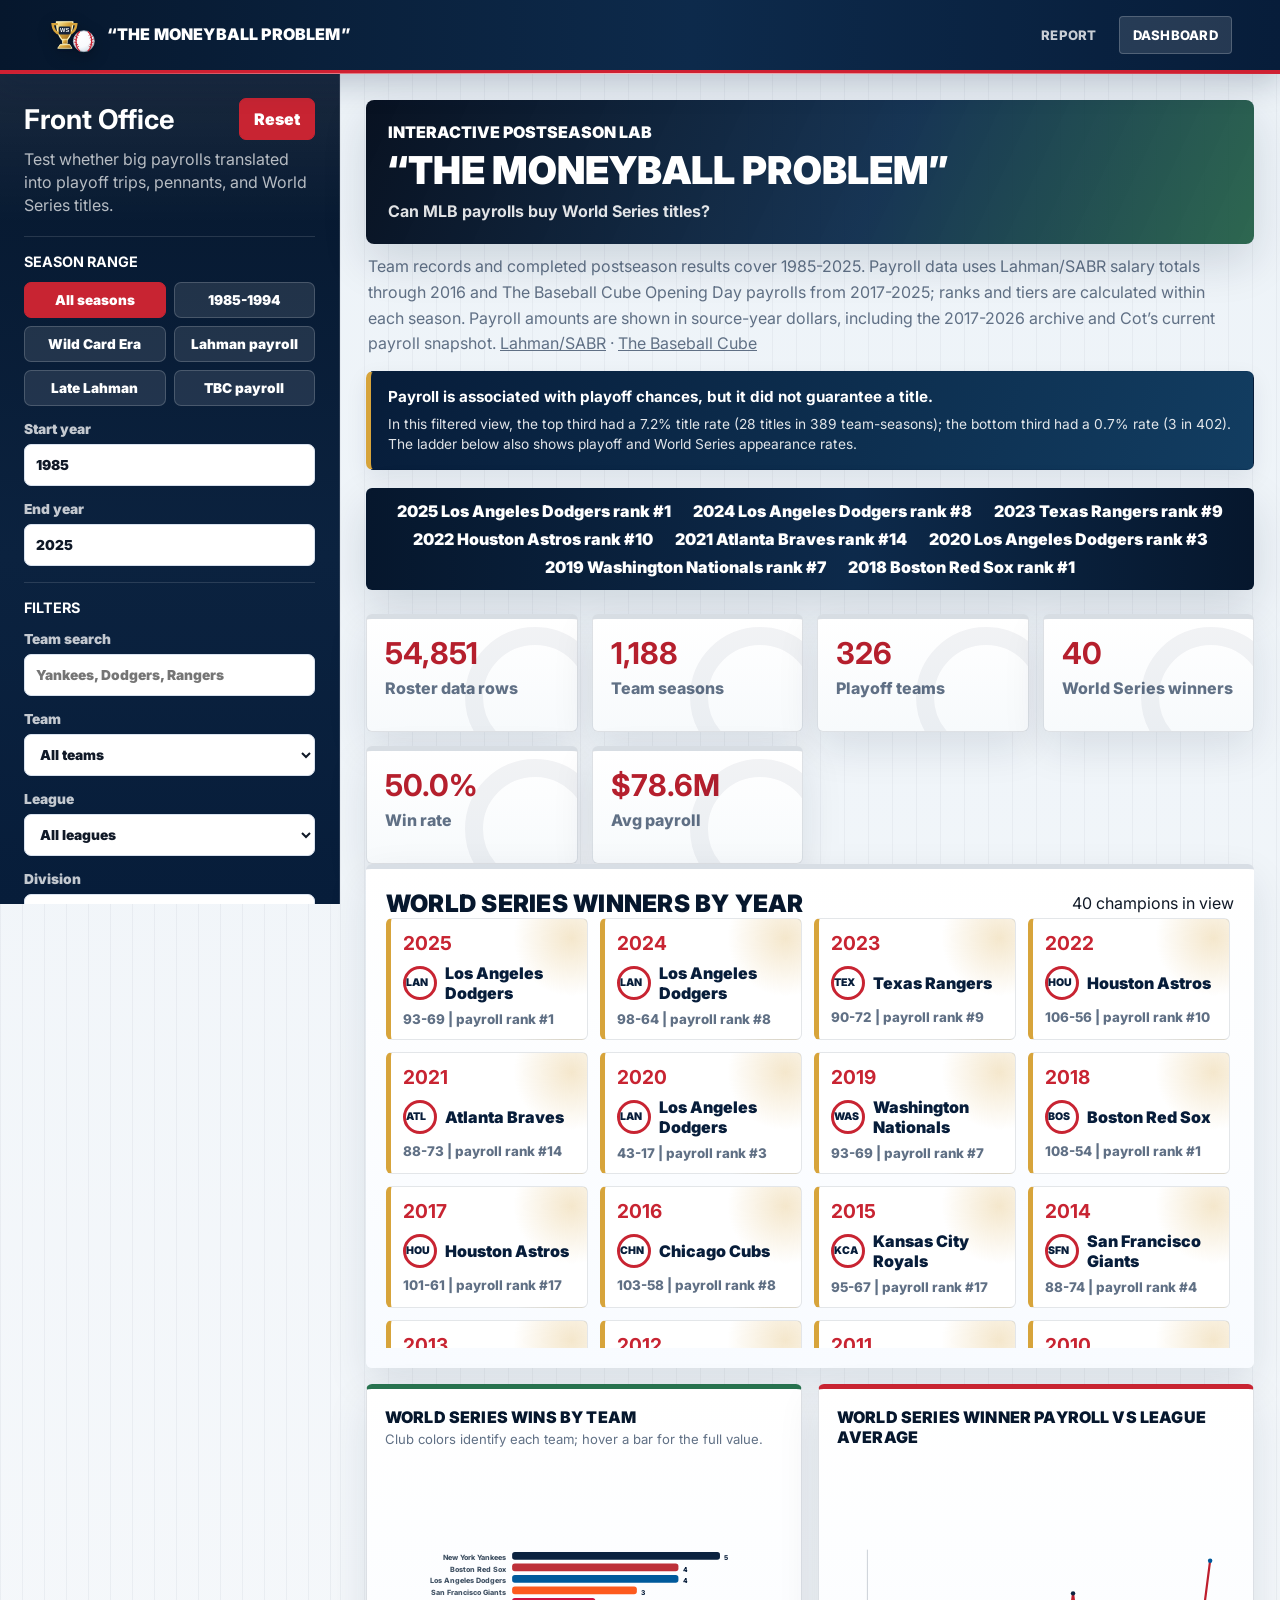
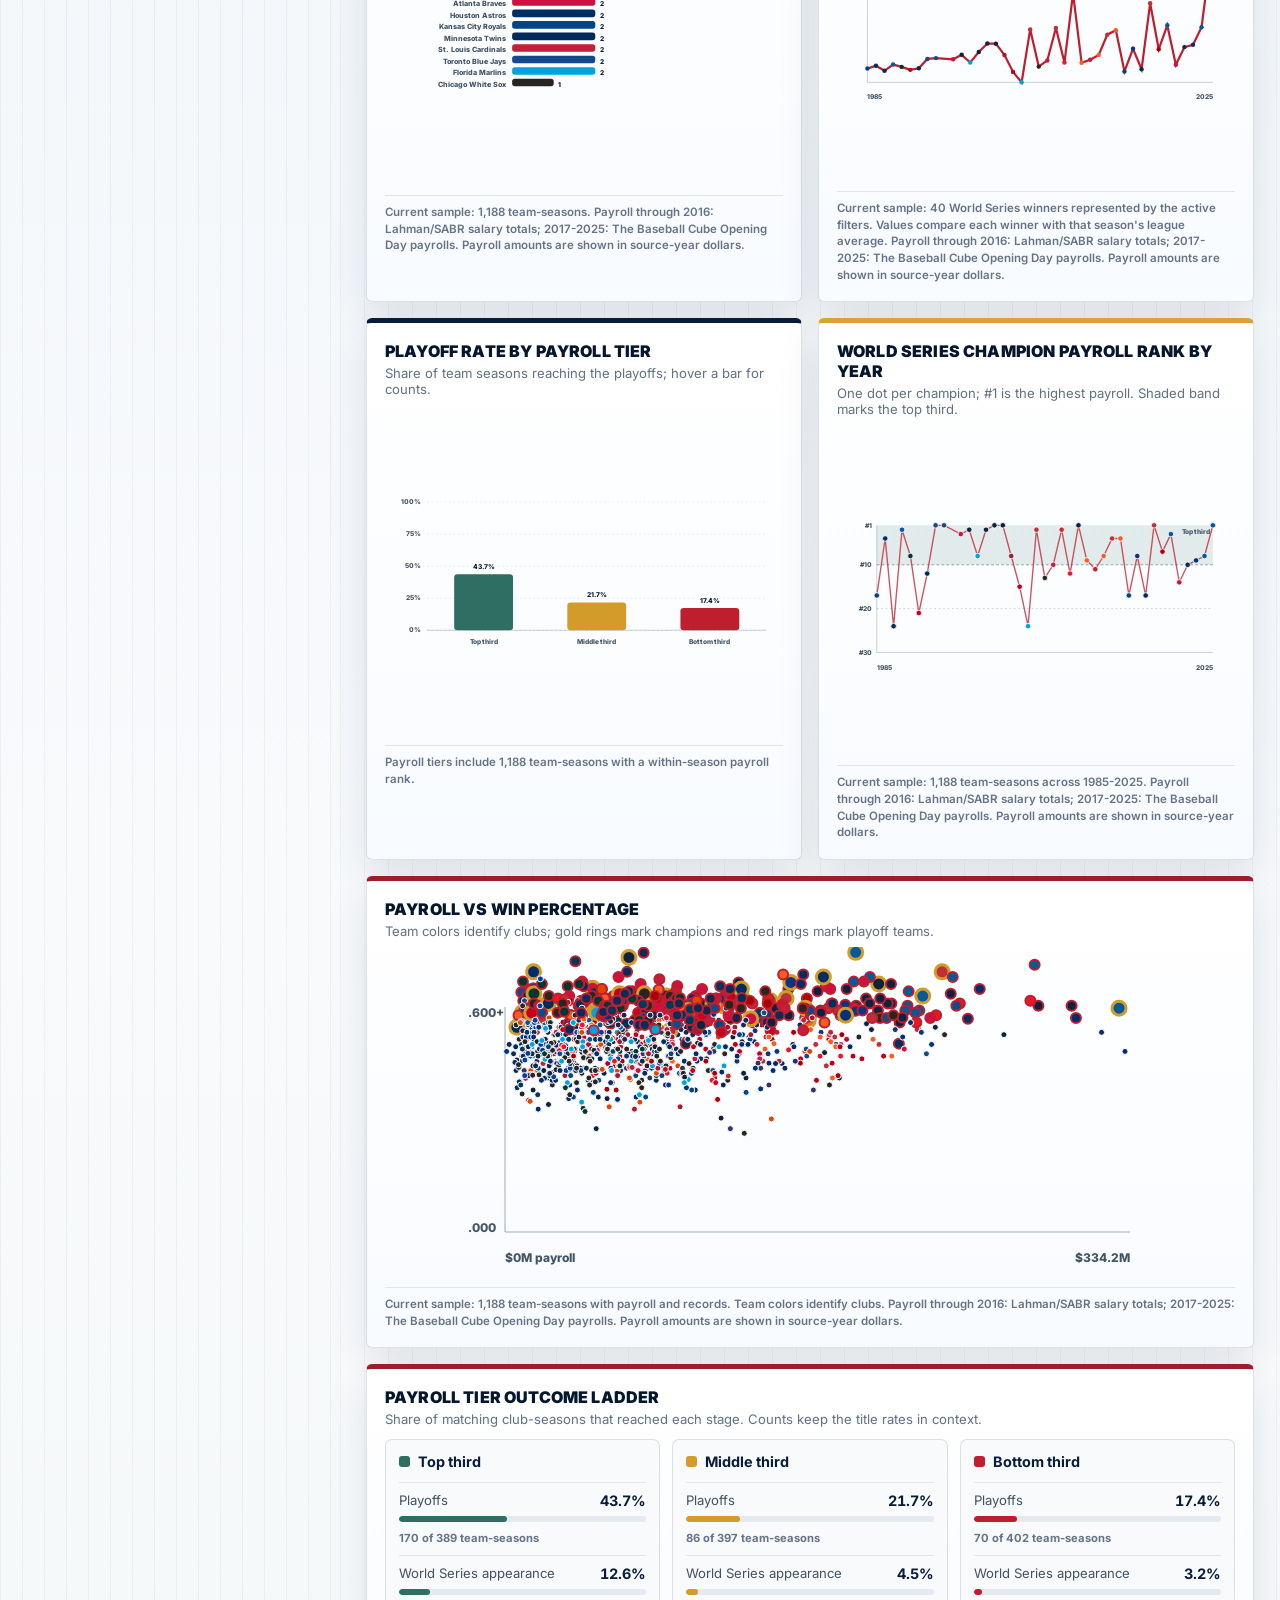
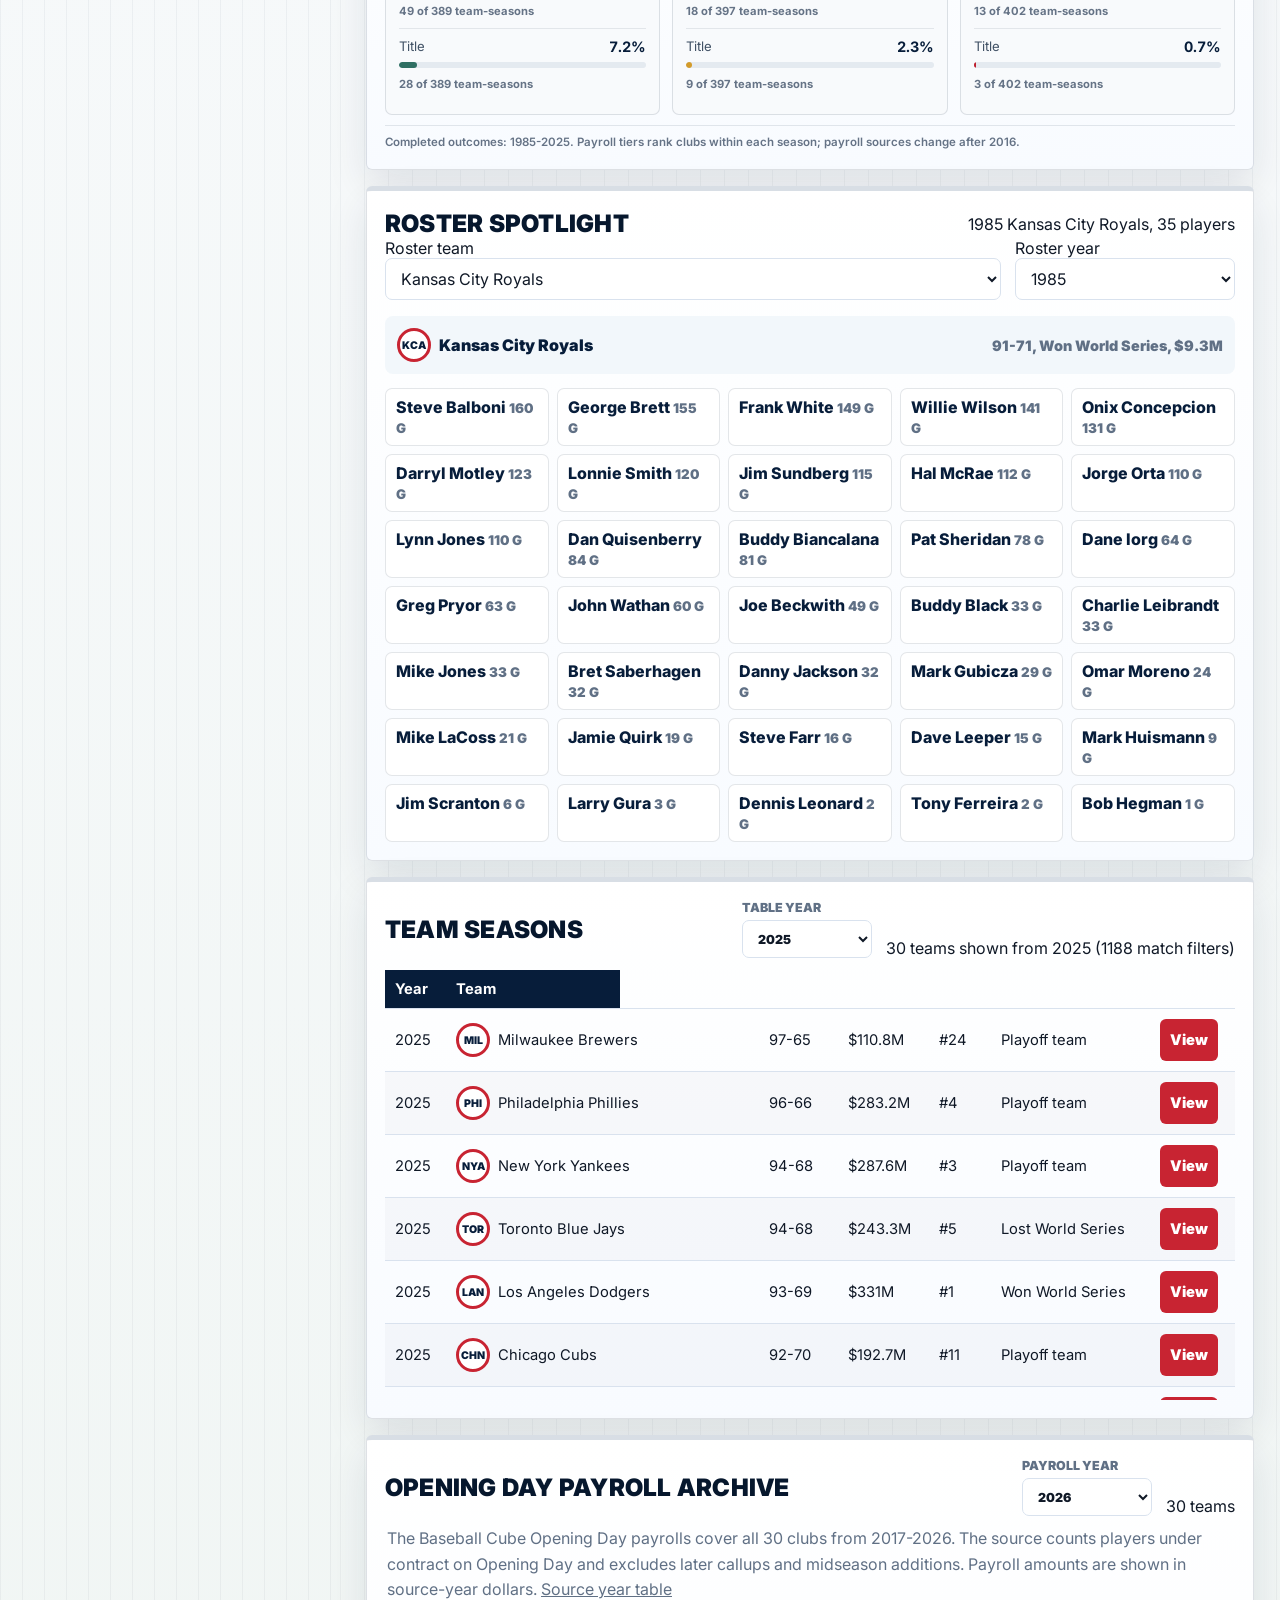
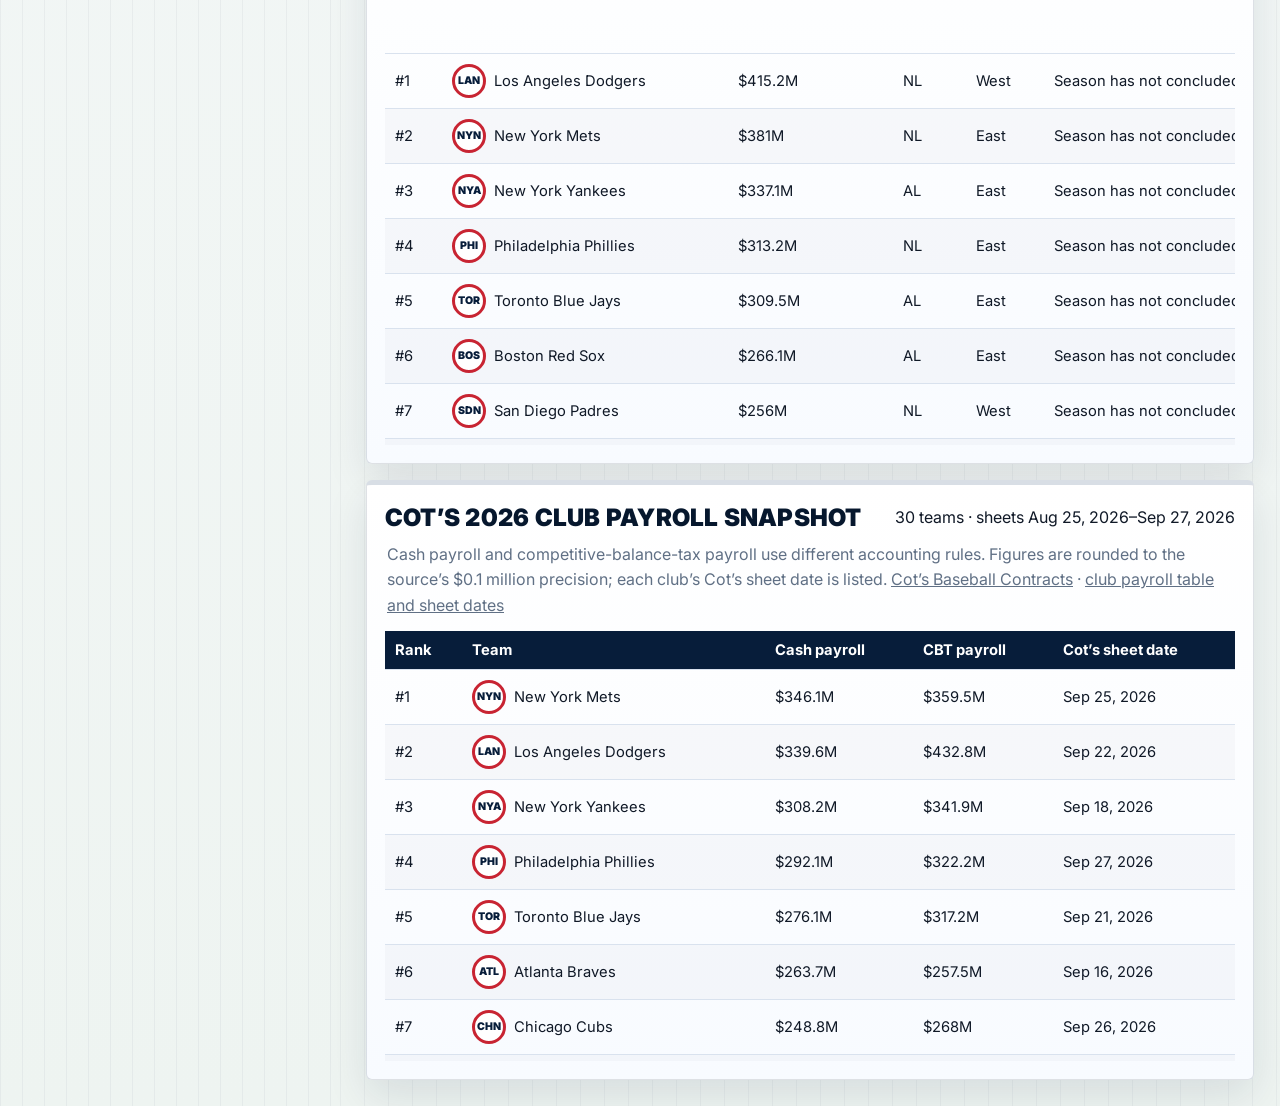
<file: dashboard.html>
<!doctype html>
<html lang="en">
  <head>
    <meta charset="utf-8">
    <meta name="viewport" content="width=device-width, initial-scale=1">
    <title>“The Moneyball Problem”</title>
    <link rel="preconnect" href="https://fonts.googleapis.com">
    <link rel="preconnect" href="https://fonts.gstatic.com" crossorigin>
    <link href="https://fonts.googleapis.com/css2?family=Inter:wght@400;600;700;800&family=Libre+Baskerville:wght@700&display=swap" rel="stylesheet">
    <link rel="stylesheet" href="assets/styles.css?v=20261002-31">
  </head>
  <body>
    <nav class="site-nav">
      <a class="brand" href="index.html">“The Moneyball Problem”</a>
      <div class="nav-links">
        <a href="index.html">Report</a>
        <a aria-current="page" href="dashboard.html">Dashboard</a>
      </div>
    </nav>

    <main class="dashboard-shell">
      <aside class="filters-panel" aria-label="Dashboard filters">
        <div class="panel-heading">
          <h1>Front Office</h1>
          <button id="resetFilters" class="secondary-button" type="button">Reset</button>
        </div>
        <p class="filter-subtitle">Test whether big payrolls translated into playoff trips, pennants, and World Series titles.</p>

        <div class="control-group">
          <h2>Season Range</h2>
          <div class="quick-years" aria-label="Quick year ranges">
            <button class="chip-button" type="button" data-start="1985" data-end="2025">All seasons</button>
            <button class="chip-button" type="button" data-start="1985" data-end="1994">1985-1994</button>
            <button class="chip-button" type="button" data-start="1995" data-end="2006">Wild Card Era</button>
            <button class="chip-button" type="button" data-start="1985" data-end="2016">Lahman payroll</button>
            <button class="chip-button" type="button" data-start="2007" data-end="2016">Late Lahman</button>
            <button class="chip-button" type="button" data-start="2017" data-end="2025">TBC payroll</button>
          </div>
          <label>
            Start year
            <input id="startYear" type="number" min="1985" max="2025" value="1985">
          </label>
          <label>
            End year
            <input id="endYear" type="number" min="1985" max="2025" value="2025">
          </label>
        </div>

        <div class="control-group">
          <h2>Filters</h2>
          <label>
            Team search
            <input id="teamSearch" type="search" placeholder="Yankees, Dodgers, Rangers">
          </label>
          <label>
            Team
            <select id="teamFilter"></select>
          </label>
          <label>
            League
            <select id="leagueFilter"></select>
          </label>
          <label>
            Division
            <select id="divisionFilter"></select>
          </label>
          <label>
            Postseason
            <select id="postseasonFilter">
              <option value="">All teams</option>
              <option value="playoffs">Playoff teams only</option>
              <option value="missed">Missed playoffs only</option>
              <option value="world_series">World Series teams</option>
              <option value="champions">World Series winners</option>
            </select>
          </label>
          <label>
            Payroll tier
            <select id="payrollTierFilter">
              <option value="">All payroll tiers</option>
              <option value="Top third">Top third</option>
              <option value="Middle third">Middle third</option>
              <option value="Bottom third">Bottom third</option>
              <option value="Payroll unavailable">Payroll unavailable</option>
            </select>
          </label>
          <label>
            Minimum payroll
            <input id="minPayroll" type="range" min="0" max="350" step="5" value="0">
            <span class="range-readout"><span>$0M</span><strong id="minPayrollValue">$0M</strong><span id="minPayrollMax">$350M</span></span>
          </label>
        </div>

        <div class="control-group">
          <h2>View Controls</h2>
          <label>
            Main measure
            <select id="measureSelect">
              <option value="world_series_wins">World Series wins</option>
              <option value="playoff_rate">Playoff rate</option>
              <option value="win_pct">Win percentage</option>
              <option value="wins">Wins</option>
              <option value="payroll_millions">Payroll</option>
              <option value="payroll_rank">Payroll rank</option>
              <option value="roster_count">Roster size</option>
            </select>
          </label>
          <label>
            Break down by
            <select id="breakdownSelect">
              <option value="team_name">Team</option>
              <option value="year">Year</option>
              <option value="league">League</option>
              <option value="division">Division</option>
              <option value="payroll_tier">Payroll tier</option>
              <option value="postseason_result">Postseason result</option>
            </select>
          </label>
          <label>
            Top groups shown
            <input id="topN" type="range" min="5" max="30" step="1" value="12">
            <span class="range-readout"><span>5</span><strong id="topNValue">Top 12</strong><span>30</span></span>
          </label>
          <button id="playSeasons" class="secondary-button full-button" type="button">Animate seasons</button>
        </div>
      </aside>

      <section class="dashboard-main">
        <div class="dashboard-title-row">
          <div>
            <p class="dashboard-kicker">Interactive postseason lab</p>
            <h1>“The Moneyball Problem”</h1>
            <p class="page-subtitle">Can MLB payrolls buy World Series titles?</p>
          </div>
        </div>
        <p class="dashboard-context">
          Team records and completed postseason results cover 1985-2025. Payroll data uses Lahman/SABR salary totals through 2016 and The Baseball Cube Opening Day payrolls from 2017-2025; ranks and tiers are calculated within each season. Payroll amounts are shown in source-year dollars, including the 2017-2026 archive and Cot’s current payroll snapshot.
          <a href="https://github.com/cbwinslow/lahman-database-csv" target="_blank" rel="noreferrer">Lahman/SABR</a> ·
          <a href="https://www.thebaseballcube.com/content/payroll/" target="_blank" rel="noreferrer">The Baseball Cube</a>
        </p>
        <aside id="executiveFinding" class="executive-finding" aria-live="polite"></aside>
        <div class="payroll-ticker" aria-label="Recent World Series champions">
          <div id="payrollTicker" class="payroll-ticker-track"></div>
        </div>
        <div id="loadingState" class="loading-state">Loading MLB seasons, rosters, payroll, and postseason results...</div>
        <div class="metric-grid" id="dashboardMetrics" aria-live="polite"></div>

        <section class="world-series-panel">
          <div class="table-heading">
            <h2>World Series Winners by Year</h2>
            <span id="wsCaption"></span>
          </div>
          <div id="worldSeriesTimeline" class="ws-timeline"></div>
        </section>

        <div class="dashboard-grid">
          <div class="chart-panel"><div id="breakdownChart" class="svg-chart"></div></div>
          <div class="chart-panel"><div id="wsPayrollChart" class="svg-chart"></div></div>
          <div class="chart-panel"><div id="tierChart" class="svg-chart"></div></div>
          <div class="chart-panel"><div id="trendChart" class="svg-chart"></div></div>
          <div class="chart-panel wide"><div id="scatterChart" class="svg-chart"></div></div>
          <div class="chart-panel wide"><div id="outcomeLadder" class="svg-chart outcome-ladder"></div></div>
        </div>

        <div class="leaderboard-panel">
          <div class="table-heading">
            <h2>Roster Spotlight</h2>
            <span id="rosterCaption"></span>
          </div>
          <div class="roster-controls">
            <label>
              Roster team
              <select id="rosterTeamSelect"></select>
            </label>
            <label>
              Roster year
              <select id="rosterYearSelect"></select>
            </label>
          </div>
          <div id="rosterSpotlight" class="roster-spotlight"></div>
        </div>

        <div class="table-panel">
          <div class="table-heading">
            <h2>Team Seasons</h2>
            <div class="table-tools">
              <label>
                Table year
                <select id="tableYearSelect"></select>
              </label>
              <span id="rowCount"></span>
            </div>
          </div>
          <div class="table-scroll">
            <table>
              <thead>
                <tr>
                  <th>Year</th>
                  <th>Team</th>
                  <th>Record</th>
                  <th id="seasonPayrollHeading">Payroll</th>
                  <th>Rank</th>
                  <th>Postseason</th>
                  <th>Roster</th>
                </tr>
              </thead>
              <tbody id="dataTable"></tbody>
            </table>
          </div>
        </div>

        <section class="table-panel opening-payroll-panel">
          <div class="table-heading">
            <h2>Opening Day Payroll Archive</h2>
            <div class="table-tools">
              <label>
                Payroll year
                <select id="openingPayrollYearSelect"></select>
              </label>
              <span id="openingPayrollCount"></span>
            </div>
          </div>
          <p class="dashboard-context">
            The Baseball Cube Opening Day payrolls cover all 30 clubs from 2017-2026. The source counts players under contract on Opening Day and excludes later callups and midseason additions. Payroll amounts are shown in source-year dollars.
            <a id="openingPayrollSource" href="https://www.thebaseballcube.com/content/payroll/" target="_blank" rel="noreferrer">Source year table</a>
          </p>
          <div class="table-scroll">
            <table>
              <thead>
                <tr>
                  <th>Rank</th>
                  <th>Team</th>
                  <th>Opening Day payroll</th>
                  <th>League</th>
                  <th>Division</th>
                  <th>Completed-season record</th>
                </tr>
              </thead>
              <tbody id="openingPayrollTable"></tbody>
            </table>
          </div>
        </section>

        <section class="table-panel current-payroll-panel">
          <div class="table-heading">
            <h2>Cot’s 2026 Club Payroll Snapshot</h2>
            <span id="cotsPayrollCaption"></span>
          </div>
          <p class="dashboard-context">
            Cash payroll and competitive-balance-tax payroll use different accounting rules. Figures are rounded to the source’s $0.1 million precision; each club’s Cot’s sheet date is listed.
            <a href="https://legacy.baseballprospectus.com/compensation/cots/" target="_blank" rel="noreferrer">Cot’s Baseball Contracts</a> ·
            <a href="https://www.feverbaseball.com/business/payroll" target="_blank" rel="noreferrer">club payroll table and sheet dates</a>
          </p>
          <div class="table-scroll">
            <table>
              <thead>
                <tr>
                  <th>Rank</th>
                  <th>Team</th>
                  <th>Cash payroll</th>
                  <th>CBT payroll</th>
                  <th>Cot’s sheet date</th>
                </tr>
              </thead>
              <tbody id="cotsPayrollTable"></tbody>
            </table>
          </div>
        </section>
      </section>
    </main>

    <script src="assets/dashboard.js?v=20261002-29"></script>
  </body>
</html>
</file>
<file: assets/styles.css>
:root {
  --ink: #101927;
  --muted: #607085;
  --line: #d9e2ee;
  --paper: #f3f6fa;
  --panel: #ffffff;
  --navy: #071d3a;
  --navy-2: #102f55;
  --red: #c82432;
  --red-dark: #9e1d29;
  --gold: #d7a43b;
  --grass: #27724f;
  --sky: #e8eef7;
  --shadow: 0 18px 46px rgba(7, 29, 58, 0.14);
}

* {
  box-sizing: border-box;
}

body {
  margin: 0;
  color: var(--ink);
  background:
    linear-gradient(90deg, rgba(7, 29, 58, 0.035) 1px, transparent 1px),
    linear-gradient(180deg, #f7f9fc 0%, var(--paper) 44%, #ffffff 100%);
  background-size: 26px 26px, auto;
  font-family: Inter, system-ui, -apple-system, BlinkMacSystemFont, "Segoe UI", sans-serif;
}

a {
  color: inherit;
}

.site-nav {
  position: sticky;
  top: 0;
  z-index: 10;
  display: flex;
  align-items: center;
  justify-content: space-between;
  gap: 24px;
  min-height: 70px;
  padding: 0 34px;
  color: #fff;
  background:
    linear-gradient(90deg, rgba(255, 255, 255, 0.06), transparent 30%),
    var(--navy);
  border-bottom: 5px solid var(--red);
  box-shadow: 0 10px 30px rgba(7, 29, 58, 0.22);
}

.brand {
  position: relative;
  display: inline-flex;
  align-items: center;
  gap: 11px;
  max-width: min(620px, 62vw);
  font-weight: 900;
  font-size: clamp(0.78rem, 1.25vw, 1rem);
  line-height: 1.1;
  text-decoration: none;
  text-transform: uppercase;
}

.brand::before {
  content: "";
  width: 48px;
  height: 40px;
  flex: 0 0 auto;
  background: url("images/homeplate-bat-logo.svg?v=3") center / contain no-repeat;
  filter: drop-shadow(0 5px 8px rgba(0, 0, 0, 0.24));
}

.nav-links {
  display: flex;
  gap: 8px;
}

.nav-links a {
  padding: 10px 13px;
  border: 1px solid transparent;
  border-radius: 7px;
  color: rgba(255, 255, 255, 0.78);
  font-weight: 800;
  text-decoration: none;
}

.nav-links a[aria-current="page"],
.nav-links a:hover {
  color: #fff;
  background: rgba(255, 255, 255, 0.12);
  border-color: rgba(255, 255, 255, 0.2);
}

.scroll-basepath {
  position: fixed;
  right: 12px;
  bottom: 96px;
  z-index: 9;
  display: grid;
  gap: 6px;
  width: 124px;
  padding: 9px;
  color: #fff;
  background: rgba(7, 29, 58, 0.88);
  border: 1px solid rgba(255, 255, 255, 0.18);
  border-top: 4px solid var(--gold);
  border-radius: 8px;
  box-shadow: 0 18px 44px rgba(7, 29, 58, 0.28);
  backdrop-filter: blur(8px);
}

.scroll-field {
  position: relative;
  height: 92px;
  border-radius: 8px;
  background:
    radial-gradient(circle at 50% 62%, rgba(215, 164, 59, 0.28), transparent 16%),
    linear-gradient(135deg, rgba(39, 114, 79, 0.92), rgba(14, 73, 52, 0.94));
  overflow: hidden;
}

.scroll-field::before {
  content: "";
  position: absolute;
  left: 26px;
  top: 15px;
  width: 56px;
  height: 56px;
  transform: rotate(45deg);
  border: 2px solid rgba(255, 255, 255, 0.5);
  background: rgba(255, 255, 255, 0.05);
}

.scroll-base {
  position: absolute;
  z-index: 1;
  display: grid;
  place-items: center;
  width: 24px;
  height: 21px;
  color: var(--navy);
  background: #fff;
  border: 1px solid var(--gold);
  border-radius: 4px;
  font-size: 0.5rem;
  font-weight: 1000;
  text-transform: uppercase;
}

.scroll-first {
  right: 11px;
  top: 38px;
  transform: rotate(45deg);
}

.scroll-second {
  left: 42px;
  top: 8px;
  transform: rotate(45deg);
}

.scroll-third {
  left: 11px;
  top: 38px;
  transform: rotate(45deg);
}

.scroll-runner {
  --runner-x: 42px;
  --runner-y: 68px;
  position: absolute;
  z-index: 3;
  left: var(--runner-x);
  top: var(--runner-y);
  width: 26px;
  height: 28px;
  transition: left 160ms linear, top 160ms linear, transform 160ms linear;
}

.scroll-runner::before {
  content: "";
  position: absolute;
  left: 7px;
  top: 0;
  width: 12px;
  height: 12px;
  border-radius: 50%;
  background: #f6c28b;
  border-top: 5px solid var(--red);
}

.scroll-runner span {
  position: absolute;
  left: 8px;
  top: 12px;
  width: 10px;
  height: 13px;
  border-radius: 5px 5px 3px 3px;
  background: #ffffff;
  box-shadow:
    -6px 7px 0 -3px var(--red),
    8px 7px 0 -3px var(--navy),
    -7px 2px 0 -4px var(--navy),
    8px 2px 0 -4px var(--red);
}

.scroll-hit {
  position: absolute;
  left: 32px;
  bottom: 22px;
  z-index: 2;
  display: grid;
  place-items: center;
  width: 44px;
  height: 28px;
  color: var(--navy);
  background: var(--gold);
  border: 2px solid #fff;
  clip-path: polygon(50% 0, 63% 25%, 92% 10%, 78% 39%, 100% 50%, 78% 61%, 92% 90%, 63% 75%, 50% 100%, 37% 75%, 8% 90%, 22% 61%, 0 50%, 22% 39%, 8% 10%, 37% 25%);
  font-size: 0.64rem;
  font-weight: 1000;
  text-transform: uppercase;
  opacity: 0;
  transform: scale(0.5);
  transition: opacity 160ms ease, transform 160ms ease;
}

.scroll-basepath.is-hit .scroll-hit {
  opacity: 1;
  transform: scale(1);
}

.scroll-basepath > strong {
  color: #fff;
  font-size: 0.64rem;
  text-align: center;
  text-transform: uppercase;
}

.report-hero {
  min-height: calc(100vh - 70px);
  display: flex;
  align-items: end;
  position: relative;
  overflow: hidden;
  background:
    linear-gradient(90deg, rgba(7, 29, 58, 0.92), rgba(7, 29, 58, 0.62) 58%, rgba(7, 29, 58, 0.34)),
    url("https://images.unsplash.com/photo-1508344928928-7165b67de128?auto=format&fit=crop&w=1800&q=80") center / cover;
}

.report-hero::after {
  content: "";
  position: absolute;
  inset: auto 0 0;
  height: 120px;
  background: linear-gradient(0deg, rgba(7, 29, 58, 0.74), transparent);
  pointer-events: none;
}

.hero-inner {
  position: relative;
  z-index: 1;
  width: min(1160px, calc(100% - 40px));
  margin: 0 auto;
  padding: 84px 0 84px;
  color: #fff;
}

.eyebrow {
  margin: 0 0 14px;
  color: var(--gold);
  font-weight: 900;
  text-transform: uppercase;
  letter-spacing: 0;
}

h1,
h2,
h3 {
  margin: 0;
}

.report-hero h1 {
  max-width: 1000px;
  font-family: "Libre Baskerville", Georgia, serif;
  font-size: clamp(2.8rem, 6.6vw, 6.2rem);
  line-height: 1.02;
}

.page-subtitle {
  margin: 12px 0 0;
  color: rgba(255, 255, 255, 0.88);
  font-size: clamp(1rem, 2vw, 1.3rem);
  font-weight: 700;
  line-height: 1.4;
}

.byline {
  margin: 24px 0 0;
  font-weight: 900;
}

.summary {
  max-width: 790px;
  margin: 18px 0 0;
  color: rgba(255, 255, 255, 0.88);
  font-size: 1.08rem;
  line-height: 1.75;
}

.hero-scoreboard {
  display: grid;
  grid-template-columns: repeat(4, minmax(0, 1fr));
  gap: 1px;
  width: min(820px, 100%);
  margin-top: 34px;
  border: 1px solid rgba(255, 255, 255, 0.22);
  background: rgba(255, 255, 255, 0.18);
  box-shadow: 0 18px 50px rgba(0, 0, 0, 0.24);
}

.score-cell {
  padding: 16px;
  background: rgba(7, 29, 58, 0.72);
}

.score-cell strong {
  display: block;
  font-size: 1.5rem;
}

.score-cell span {
  display: block;
  margin-top: 5px;
  color: rgba(255, 255, 255, 0.72);
  font-size: 0.78rem;
  font-weight: 800;
  text-transform: uppercase;
}

.section-inner {
  width: min(1180px, calc(100% - 40px));
  margin: 0 auto;
}

.headline-band,
.method-band {
  padding: 56px 0;
  background: #fff;
}

.headline-grid,
.metric-grid {
  display: grid;
  grid-template-columns: repeat(auto-fit, minmax(170px, 1fr));
  gap: 14px;
  margin-top: 24px;
}

.headline-card,
.metric-card {
  min-height: 118px;
  padding: 18px;
  border: 1px solid var(--line);
  border-radius: 8px;
  background:
    linear-gradient(180deg, rgba(255, 255, 255, 0.96), rgba(247, 250, 255, 0.98)),
    var(--panel);
  box-shadow: 0 8px 24px rgba(7, 29, 58, 0.08);
}

.headline-card strong,
.metric-card strong {
  display: block;
  color: var(--red);
  font-size: 1.88rem;
  line-height: 1.1;
}

.headline-card span,
.metric-card span {
  display: block;
  margin-top: 8px;
  color: var(--muted);
  font-weight: 800;
}

.report-sections {
  padding: 62px 0;
}

.findings-list {
  display: grid;
  gap: 30px;
  margin-top: 26px;
}

.finding {
  display: grid;
  grid-template-columns: minmax(0, 0.95fr) minmax(360px, 1.25fr);
  gap: 28px;
  align-items: center;
  padding: 30px 0;
  border-top: 1px solid var(--line);
}

.finding-copy h3 {
  font-size: clamp(1.35rem, 2vw, 2rem);
}

.finding-copy p,
.method-grid p {
  color: var(--muted);
  line-height: 1.7;
}

.chart-frame {
  min-height: 370px;
  padding: 18px;
  border: 1px solid var(--line);
  border-radius: 8px;
  background: #fff;
  box-shadow: var(--shadow);
}

.method-grid {
  display: grid;
  grid-template-columns: minmax(0, 1fr) minmax(300px, 0.7fr);
  gap: 42px;
}

.clean-list {
  margin: 18px 0 0;
  padding-left: 18px;
  color: var(--muted);
  line-height: 1.65;
}

.dashboard-shell {
  display: grid;
  grid-template-columns: 340px minmax(0, 1fr);
  min-height: calc(100vh - 70px);
}

.filters-panel {
  position: sticky;
  top: 70px;
  height: calc(100vh - 70px);
  overflow: auto;
  padding: 24px;
  color: #fff;
  background:
    linear-gradient(180deg, rgba(255, 255, 255, 0.07), transparent 22%),
    var(--navy);
  border-right: 1px solid rgba(255, 255, 255, 0.12);
}

.panel-heading,
.table-heading,
.dashboard-title-row {
  display: flex;
  align-items: center;
  justify-content: space-between;
  gap: 16px;
}

.panel-heading h1 {
  font-size: 1.7rem;
}

.table-tools {
  display: flex;
  align-items: end;
  justify-content: flex-end;
  gap: 14px;
  flex-wrap: wrap;
}

.table-tools label {
  display: grid;
  gap: 5px;
  min-width: 130px;
  color: var(--muted);
  font-size: 0.78rem;
  font-weight: 900;
  text-transform: uppercase;
}

.table-tools select {
  min-height: 38px;
}

.filter-subtitle {
  margin: 8px 0 18px;
  color: rgba(255, 255, 255, 0.7);
  line-height: 1.45;
}

.filters-panel label,
.control-group label {
  display: grid;
  gap: 7px;
  margin-top: 15px;
  color: rgba(255, 255, 255, 0.76);
  font-size: 0.86rem;
  font-weight: 900;
}

.control-group {
  padding: 16px 0;
  border-top: 1px solid rgba(255, 255, 255, 0.13);
}

.control-group h2 {
  color: #fff;
  font-size: 0.9rem;
  text-transform: uppercase;
}

.quick-years {
  display: grid;
  grid-template-columns: repeat(2, 1fr);
  gap: 8px;
  margin-top: 12px;
}

input,
select,
button {
  min-height: 42px;
  border: 1px solid var(--line);
  border-radius: 7px;
  font: inherit;
}

input,
select {
  width: 100%;
  padding: 0 11px;
  color: var(--ink);
  background: #fff;
}

input[type="range"] {
  padding: 0;
  accent-color: var(--red);
}

.secondary-button,
.chip-button {
  padding: 0 14px;
  color: #fff;
  background: var(--red);
  border-color: var(--red);
  font-weight: 900;
  cursor: pointer;
}

.full-button {
  width: 100%;
  margin-top: 16px;
}

.chip-button {
  min-height: 36px;
  background: rgba(255, 255, 255, 0.1);
  border-color: rgba(255, 255, 255, 0.18);
  font-size: 0.85rem;
}

.chip-button:hover,
.chip-button.is-active {
  background: var(--red);
  border-color: var(--red);
}

.range-readout {
  display: flex;
  justify-content: space-between;
  color: rgba(255, 255, 255, 0.64);
  font-size: 0.78rem;
  font-weight: 800;
}

.dashboard-main {
  padding: 26px;
}

.dashboard-kicker {
  margin: 0;
  color: var(--red);
  font-weight: 900;
  text-transform: uppercase;
}

.dashboard-title-row h1 {
  margin-top: 5px;
  font-size: clamp(1.8rem, 3vw, 3rem);
}

.dashboard-title-row .page-subtitle {
  position: relative;
  z-index: 1;
  margin-top: 7px;
  font-size: 1rem;
}

.dashboard-context {
  margin: 10px 0 0;
  max-width: 860px;
  color: var(--muted);
  line-height: 1.6;
}

.loading-state {
  margin: 18px 0;
  color: var(--muted);
  font-weight: 900;
}

.dashboard-grid {
  display: grid;
  grid-template-columns: repeat(2, minmax(0, 1fr));
  gap: 16px;
  margin-top: 16px;
}

.chart-panel,
.table-panel,
.leaderboard-panel {
  min-height: 350px;
  padding: 18px;
  border: 1px solid var(--line);
  border-radius: 8px;
  background: #fff;
  box-shadow: var(--shadow);
}

.chart-panel.wide {
  grid-column: 1 / -1;
  min-height: 380px;
}

.table-panel,
.leaderboard-panel {
  margin-top: 16px;
}

.leaderboard-grid {
  display: grid;
  grid-template-columns: repeat(2, minmax(0, 1fr));
  gap: 16px;
}

.leader-list {
  display: grid;
  gap: 8px;
  margin-top: 14px;
}

.leader-row {
  display: grid;
  grid-template-columns: 32px minmax(0, 1fr) auto;
  gap: 10px;
  align-items: center;
  padding: 10px;
  border: 1px solid var(--line);
  border-radius: 7px;
  background: #f8fbff;
}

.leader-row span {
  color: var(--muted);
  font-weight: 800;
}

.leader-row strong {
  overflow: hidden;
  text-overflow: ellipsis;
  white-space: nowrap;
}

.table-scroll {
  overflow: auto;
  max-height: 430px;
  margin-top: 12px;
}

table {
  width: 100%;
  border-collapse: collapse;
  font-size: 0.92rem;
}

th,
td {
  padding: 10px;
  border-bottom: 1px solid var(--line);
  text-align: left;
  white-space: nowrap;
}

th {
  background: #fff;
}

tbody tr:hover {
  background: #f4f8ff;
}

/* Visual polish layer */
.report-hero {
  background:
    linear-gradient(110deg, rgba(7, 29, 58, 0.96), rgba(7, 29, 58, 0.72) 48%, rgba(12, 78, 55, 0.52)),
    radial-gradient(circle at 78% 24%, rgba(215, 164, 59, 0.4), transparent 24%),
    url("https://images.unsplash.com/photo-1685463376720-566a5f3c659b?auto=format&fit=crop&w=1900&q=82") center / cover;
}

.report-hero::before {
  content: "";
  position: absolute;
  inset: 0;
  background:
    linear-gradient(135deg, transparent 0 48%, rgba(255, 255, 255, 0.12) 49% 51%, transparent 52%),
    repeating-linear-gradient(90deg, rgba(255, 255, 255, 0.04) 0 1px, transparent 1px 18px);
  opacity: 0.52;
  pointer-events: none;
}

.payroll-diamond {
  position: absolute;
  right: 16px;
  bottom: 92px;
  width: min(310px, 28vw);
  aspect-ratio: 1;
  overflow: visible;
  border-radius: 24px;
  background: url("images/cartoon-baseball-field.svg") center / contain no-repeat;
  filter: drop-shadow(0 28px 48px rgba(0, 0, 0, 0.32));
  isolation: isolate;
}

.pitching-mound {
  position: absolute;
  left: calc(50% - 24px);
  top: calc(50% - 24px);
  width: 48px;
  height: 48px;
  border-radius: 50%;
  z-index: 1;
  background: transparent;
}

.pitching-mound::after {
  content: "";
  position: absolute;
  left: 21px;
  top: 11px;
  width: 6px;
  height: 26px;
  border-radius: 999px;
  background: rgba(255, 255, 255, 0.86);
  box-shadow: 0 1px 4px rgba(7, 29, 58, 0.2);
}

.field-ball {
  position: absolute;
  left: calc(50% - 10px);
  top: calc(50% - 10px);
  width: 20px;
  height: 20px;
  border-radius: 50%;
  z-index: 2;
  background: url("images/cartoon-baseball.svg") center / contain no-repeat;
  filter: drop-shadow(0 8px 10px rgba(0, 0, 0, 0.28));
  opacity: 0;
  animation: field-hit 6.8s cubic-bezier(0.16, 0.78, 0.22, 1) infinite;
}

.hit-burst {
  position: absolute;
  left: calc(50% - 32px);
  bottom: 28px;
  z-index: 4;
  display: grid;
  place-items: center;
  width: 64px;
  height: 42px;
  color: #071d3a;
  background: var(--gold);
  border: 3px solid #fff;
  clip-path: polygon(50% 0, 61% 24%, 88% 10%, 76% 37%, 100% 50%, 76% 63%, 88% 90%, 61% 76%, 50% 100%, 39% 76%, 12% 90%, 24% 63%, 0 50%, 24% 37%, 12% 10%, 39% 24%);
  font-size: 0.92rem;
  font-weight: 1000;
  letter-spacing: 0;
  text-transform: uppercase;
  opacity: 0;
  transform: rotate(-8deg) scale(0.4);
  filter: drop-shadow(0 10px 18px rgba(0, 0, 0, 0.32));
  animation: hit-pop 6.8s ease-in-out infinite;
}

.base {
  position: absolute;
  z-index: 3;
  width: 20px;
  height: 20px;
  display: grid;
  place-items: center;
  transform: rotate(45deg);
  color: var(--navy);
  background: transparent;
  border: 0;
  box-shadow: none;
}

.base-one {
  right: 28px;
  top: calc(73% - 10px);
}

.base-two {
  left: calc(50% - 10px);
  top: calc(48% - 10px);
}

.base-three {
  left: 28px;
  top: calc(73% - 10px);
}

.base-home {
  left: calc(50% - 10px);
  bottom: 0;
  width: 20px;
  height: 20px;
  clip-path: none;
  transform: rotate(0deg);
}

.base span {
  position: absolute;
  z-index: 1;
  display: inline-flex;
  align-items: center;
  justify-content: center;
  min-width: 56px;
  padding: 5px 7px;
  color: #071d3a;
  background: rgba(255, 255, 255, 0.96);
  border: 1px solid rgba(215, 164, 59, 0.9);
  border-radius: 999px;
  box-shadow: 0 8px 18px rgba(0, 0, 0, 0.18);
  font-size: 0.58rem;
  font-weight: 1000;
  letter-spacing: 0;
  line-height: 1;
  text-align: center;
  text-transform: uppercase;
  white-space: nowrap;
  transform: rotate(-45deg);
}

.base-one span {
  right: 14px;
  top: -6px;
}

.base-two span {
  left: 50%;
  top: 22px;
  transform: translateX(-50%) rotate(-45deg);
}

.base-three span {
  left: 14px;
  top: -6px;
}

.base-home span {
  left: 50%;
  bottom: 22px;
  transform: translateX(-50%);
}

.headline-band {
  background:
    linear-gradient(180deg, #fff, #f3f7fc),
    linear-gradient(90deg, rgba(200, 36, 50, 0.1), transparent);
}

.headline-card,
.metric-card {
  position: relative;
  overflow: hidden;
  border-top: 5px solid var(--red);
  transition: transform 180ms ease, box-shadow 180ms ease;
}

.headline-card::after,
.metric-card::after {
  content: "";
  position: absolute;
  right: -28px;
  bottom: -36px;
  width: 104px;
  height: 104px;
  border: 18px solid rgba(7, 29, 58, 0.05);
  border-radius: 50%;
}

.headline-card::before,
.metric-card::before {
  content: "";
  position: absolute;
  inset: 0;
  background: linear-gradient(110deg, transparent 0 40%, rgba(255, 255, 255, 0.62) 48%, transparent 56% 100%);
  transform: translateX(-125%);
  animation: stat-shine 8s ease-in-out infinite;
  pointer-events: none;
}

.headline-card:hover,
.metric-card:hover {
  transform: translateY(-4px);
  box-shadow: 0 18px 42px rgba(7, 29, 58, 0.14);
}

.clubhouse-band {
  padding: 62px 0;
  color: #fff;
  background:
    radial-gradient(circle at 18% 12%, rgba(215, 164, 59, 0.26), transparent 28%),
    linear-gradient(135deg, #071d3a 0%, #102f55 54%, #0b5138 100%);
}

.section-heading-row {
  display: flex;
  justify-content: space-between;
  align-items: end;
  gap: 20px;
  margin-bottom: 24px;
}

.mascot-grid,
.clubhouse-strip {
  display: grid;
  grid-template-columns: repeat(auto-fit, minmax(190px, 1fr));
  gap: 14px;
}

.clubhouse-caption {
  margin: 8px 0 0;
  color: rgba(255, 255, 255, 0.78);
  font-size: 0.94rem;
  font-weight: 600;
}

.winner-grid {
  grid-template-columns: repeat(auto-fit, minmax(205px, 1fr));
  gap: 10px;
}

.winner-card {
  display: grid;
  grid-template-columns: 48px minmax(0, 1fr);
  align-items: center;
  gap: 10px;
  min-height: 72px;
  padding: 10px 12px;
  color: #fff;
  background: rgba(4, 18, 36, 0.54);
  border: 1px solid rgba(255, 255, 255, 0.17);
  border-left: 4px solid var(--gold);
  border-radius: 7px;
}

.winner-year {
  color: #f1c65c;
  font-size: 1.05rem;
  font-variant-numeric: tabular-nums;
}

.winner-team {
  display: flex;
  align-items: center;
  gap: 9px;
  min-width: 0;
  font-size: 0.94rem;
  font-weight: 800;
}

.winner-team > span:last-child {
  min-width: 0;
  overflow: hidden;
  text-overflow: ellipsis;
  white-space: nowrap;
}

.winner-team .team-logo {
  width: 35px;
  height: 35px;
  filter: drop-shadow(0 1px 2px rgba(0, 0, 0, 0.35));
}

.winner-team-mark {
  display: grid;
  place-items: center;
  width: 35px;
  height: 35px;
  flex: 0 0 auto;
  color: var(--navy);
  background: #fff;
  border-radius: 50%;
  font-size: 0.68rem;
  font-weight: 900;
}

.winner-canceled {
  grid-template-columns: 48px minmax(0, 1fr);
  color: rgba(255, 255, 255, 0.84);
  border-left-color: rgba(255, 255, 255, 0.38);
  font-size: 0.86rem;
  font-weight: 700;
}

.chart-gridline {
  stroke: rgba(96, 112, 133, 0.23);
  stroke-width: 1;
  stroke-dasharray: 3 5;
}

.clubhouse-strip {
  margin: 22px 0 8px;
  grid-template-columns: repeat(auto-fit, minmax(180px, 1fr));
}

.payroll-ticker {
  overflow: hidden;
  margin-top: 18px;
  border: 1px solid rgba(7, 29, 58, 0.12);
  border-radius: 8px;
  background: #071d3a;
  box-shadow: var(--shadow);
}

.payroll-ticker-track {
  display: inline-flex;
  align-items: center;
  gap: 28px;
  min-width: max-content;
  padding: 12px 18px;
  color: #fff;
  font-weight: 900;
  animation: ticker-scroll 42s linear infinite;
}

.payroll-ticker-track:hover {
  animation-play-state: paused;
}

.payroll-ticker-track span {
  display: inline-flex;
  align-items: center;
  gap: 8px;
  white-space: nowrap;
}

@keyframes ticker-scroll {
  from {
    transform: translateX(0);
  }

  to {
    transform: translateX(-50%);
  }
}

@keyframes baseball-idle {
  0%,
  100% {
    transform: rotate(0deg);
  }

  50% {
    transform: rotate(16deg);
  }
}

@keyframes field-hit {
  0% {
    opacity: 0;
    transform: translate(0, 0) rotate(0deg) scale(0.84);
  }

  7% {
    opacity: 1;
    transform: translate(0, 0) rotate(30deg) scale(1);
  }

  26% {
    opacity: 1;
    transform: translate(0, 112px) rotate(260deg) scale(1);
  }

  33% {
    opacity: 1;
    transform: translate(0, 112px) rotate(300deg) scale(0.92);
  }

  58% {
    opacity: 1;
    transform: translate(108px, -96px) rotate(760deg) scale(0.82);
  }

  76% {
    opacity: 0;
    transform: translate(132px, -126px) rotate(960deg) scale(0.52);
  }

  100% {
    opacity: 0;
    transform: translate(0, 0) rotate(0deg) scale(0.84);
  }
}

@keyframes hit-pop {
  0%,
  21% {
    opacity: 0;
    transform: rotate(-8deg) scale(0.4);
  }

  25% {
    opacity: 1;
    transform: rotate(-8deg) scale(1.12);
  }

  34% {
    opacity: 1;
    transform: rotate(5deg) scale(0.94);
  }

  43%,
  100% {
    opacity: 0;
    transform: rotate(5deg) scale(0.48);
  }
}

@keyframes stat-shine {
  0%,
  52% {
    transform: translateX(-125%);
  }

  68%,
  100% {
    transform: translateX(125%);
  }
}

@keyframes trophy-float {
  0%,
  100% {
    transform: translateY(0);
  }

  50% {
    transform: translateY(-8px);
  }
}

@keyframes card-scan {
  0%,
  100% {
    opacity: 0.88;
    transform: translateX(-10px);
  }

  50% {
    opacity: 1;
    transform: translateX(10px);
  }
}

@keyframes scoreboard-sweep {
  0%,
  60% {
    transform: translateX(-60%);
  }

  100% {
    transform: translateX(90%);
  }
}

@keyframes panel-glint {
  0%,
  65% {
    transform: translateX(-120%);
  }

  100% {
    transform: translateX(120%);
  }
}

.mascot-card {
  --team-primary: #071d3a;
  --team-secondary: #c82432;
  position: relative;
  min-height: 168px;
  padding: 16px;
  overflow: hidden;
  color: #fff;
  border-radius: 8px;
  background:
    linear-gradient(135deg, color-mix(in srgb, var(--team-primary), #000 12%), var(--team-primary)),
    var(--team-primary);
  border: 1px solid rgba(255, 255, 255, 0.18);
  box-shadow: 0 18px 44px rgba(0, 0, 0, 0.22);
  transition: transform 180ms ease, box-shadow 180ms ease;
}

.mascot-card:hover {
  transform: translateY(-4px);
  box-shadow: 0 26px 60px rgba(0, 0, 0, 0.3);
}

.trophy-heading {
  align-items: center;
  gap: 24px;
}

.trophy-art {
  width: min(210px, 28vw);
  aspect-ratio: 2 / 3;
  object-fit: cover;
  object-position: center;
  border-radius: 8px;
  border: 1px solid rgba(215, 164, 59, 0.34);
  box-shadow: 0 22px 48px rgba(7, 29, 58, 0.24);
  animation: trophy-float 5.4s ease-in-out infinite;
}

.mascot-card::before {
  content: "";
  position: absolute;
  inset: auto -34px -44px auto;
  width: 150px;
  height: 150px;
  border-radius: 50%;
  background:
    radial-gradient(circle at 50% 50%, #fff 0 48%, transparent 49%),
    linear-gradient(90deg, transparent 42%, var(--team-secondary) 43% 57%, transparent 58%);
  opacity: 0.2;
}

.mascot-card::after {
  content: "";
  position: absolute;
  inset: 0;
  background:
    linear-gradient(125deg, transparent 0 58%, rgba(255, 255, 255, 0.15) 59% 61%, transparent 62%),
    repeating-linear-gradient(90deg, rgba(255, 255, 255, 0.07) 0 1px, transparent 1px 13px);
  pointer-events: none;
  animation: card-scan 5.8s ease-in-out infinite;
}

.mascot-heading {
  position: relative;
  z-index: 1;
  display: flex;
  align-items: center;
  gap: 12px;
}

.mascot-mark,
.team-mini-logo {
  width: 58px;
  height: 58px;
  display: grid;
  place-items: center;
  color: var(--team-primary);
  background: #fff;
  border: 5px solid var(--team-secondary);
  border-radius: 50%;
  font-size: 1.2rem;
  font-weight: 900;
  flex: 0 0 auto;
}

.mascot-heading .team-logo {
  width: 58px;
  height: 58px;
  padding: 6px;
  border-radius: 50%;
  background: #fff;
}

.mascot-name,
.mascot-stat,
.mascot-meta,
.mascot-years {
  position: relative;
  z-index: 1;
}

.mascot-name {
  font-size: 1.05rem;
  font-weight: 900;
}

.mascot-meta {
  color: rgba(255, 255, 255, 0.76);
  font-size: 0.8rem;
  font-weight: 800;
  text-transform: uppercase;
}

.mascot-stat {
  margin-top: 14px;
  display: inline-flex;
  padding: 7px 10px;
  color: #101927;
  background: var(--gold);
  border-radius: 5px;
  font-weight: 900;
}

.mascot-years {
  margin-top: 12px;
  color: rgba(255, 255, 255, 0.86);
  font-size: 0.84rem;
  font-weight: 900;
  line-height: 1.35;
}

.team-mini-logo {
  --team-primary: #071d3a;
  --team-secondary: #c82432;
  width: 34px;
  height: 34px;
  color: var(--team-primary);
  border-width: 3px;
  font-size: 0.66rem;
}

.team-logo {
  width: 34px;
  height: 34px;
  object-fit: contain;
  flex: 0 0 auto;
  filter: drop-shadow(0 2px 4px rgba(7, 29, 58, 0.22));
}

.team-logo.small {
  width: 32px;
  height: 32px;
}

.team-name-with-logo {
  display: inline-flex;
  align-items: center;
  gap: 8px;
  min-width: 0;
}

.team-name-with-logo strong,
.team-name-with-logo span:last-child {
  overflow: hidden;
  text-overflow: ellipsis;
  white-space: nowrap;
}

.dashboard-main {
  background:
    radial-gradient(circle at 85% 0%, rgba(200, 36, 50, 0.12), transparent 28%),
    linear-gradient(180deg, #f4f8fd 0%, #eef4f2 100%);
}

.dashboard-title-row {
  position: relative;
  padding: 22px;
  color: #fff;
  border-radius: 8px;
  background:
    linear-gradient(120deg, rgba(7, 29, 58, 0.96), rgba(16, 47, 85, 0.92)),
    radial-gradient(circle at 90% 20%, rgba(215, 164, 59, 0.4), transparent 26%);
  box-shadow: var(--shadow);
  overflow: hidden;
}

.dashboard-title-row::after {
  content: "";
  position: absolute;
  inset: 0;
  background:
    linear-gradient(115deg, transparent 0 55%, rgba(255, 255, 255, 0.16) 56% 58%, transparent 59%),
    radial-gradient(circle at 12% 120%, rgba(215, 164, 59, 0.32), transparent 24%);
  transform: translateX(-28%);
  animation: scoreboard-sweep 7s ease-in-out infinite;
  pointer-events: none;
}

.dashboard-title-row h1,
.dashboard-title-row .dashboard-kicker {
  position: relative;
  z-index: 1;
  color: #fff;
}

.dashboard-context {
  padding: 0 2px;
}

.chart-panel,
.table-panel,
.leaderboard-panel,
.world-series-panel {
  border-top: 5px solid var(--navy-2);
  position: relative;
  overflow: hidden;
}

.chart-panel::after,
.world-series-panel::after {
  content: "";
  position: absolute;
  inset: 0;
  background: linear-gradient(120deg, transparent 0 62%, rgba(215, 164, 59, 0.12) 63% 65%, transparent 66%);
  transform: translateX(-120%);
  animation: panel-glint 9s ease-in-out infinite;
  pointer-events: none;
}

.chart-panel:nth-child(1) {
  border-top-color: var(--grass);
}

.chart-panel:nth-child(2) {
  border-top-color: var(--red);
}

.chart-panel:nth-child(3) {
  border-top-color: var(--navy);
}

.chart-panel:nth-child(4) {
  border-top-color: var(--gold);
}

.chart-panel.wide {
  border-top-color: var(--red-dark);
}

.leaderboard-panel {
  background:
    linear-gradient(180deg, #fff, #f7fbff),
    radial-gradient(circle at 90% 10%, rgba(215, 164, 59, 0.12), transparent 24%);
}

.world-series-panel {
  padding: 20px;
  border-radius: 8px;
  background:
    linear-gradient(180deg, rgba(255, 255, 255, 0.96), rgba(247, 251, 255, 0.98)),
    repeating-linear-gradient(90deg, rgba(47, 111, 99, 0.06) 0 2px, transparent 2px 18px);
  box-shadow: var(--shadow);
  border-top-color: var(--gold);
}

.ws-timeline {
  display: grid;
  grid-template-columns: repeat(auto-fit, minmax(190px, 1fr));
  gap: 12px;
  max-height: 430px;
  overflow: auto;
  padding-right: 4px;
}

.ws-card {
  position: relative;
  overflow: hidden;
  display: grid;
  gap: 8px;
  padding: 12px;
  min-height: 106px;
  border: 1px solid rgba(7, 29, 58, 0.11);
  border-radius: 8px;
  background:
    radial-gradient(circle at 92% 16%, rgba(211, 155, 42, 0.24), transparent 28%),
    #ffffff;
  transition: transform 180ms ease, box-shadow 180ms ease;
}

.ws-card:hover {
  transform: translateY(-3px);
  box-shadow: 0 16px 34px rgba(7, 29, 58, 0.15);
}

.ws-card strong {
  color: var(--red);
  font-size: 1.2rem;
}

.ws-card span {
  display: flex;
  align-items: center;
  gap: 8px;
  font-weight: 900;
  color: var(--navy);
}

.ws-card small {
  color: var(--muted);
  font-weight: 800;
}

.svg-chart {
  min-height: 330px;
}

.empty-chart {
  min-height: 250px;
  display: grid;
  place-items: center;
  padding: 24px;
  color: var(--muted);
  background:
    repeating-linear-gradient(45deg, rgba(47, 111, 99, 0.07) 0 8px, transparent 8px 16px),
    #f8fbff;
  border: 1px dashed rgba(7, 29, 58, 0.2);
  border-radius: 8px;
  text-align: center;
  font-weight: 900;
}

.svg-chart svg {
  display: block;
  width: 100%;
  height: 330px;
}

.svg-report-chart {
  display: grid;
  align-content: center;
}

.svg-report-chart h4 {
  margin: 0 0 8px;
  color: var(--navy);
  font-size: 0.95rem;
}

.svg-report-chart svg {
  display: block;
  width: 100%;
  height: 320px;
}

.chart-title {
  margin: 0 0 4px;
  color: var(--navy);
  font-size: 1rem;
}

.chart-subtitle {
  margin: 0 0 8px;
  color: var(--muted);
  font-size: 0.82rem;
}

.svg-label,
.svg-value {
  fill: #435466;
  font-family: Inter, system-ui, sans-serif;
  font-size: 12px;
  font-weight: 800;
}

.bar-category-label {
  font-size: 13px;
}

.svg-value {
  fill: var(--navy);
}

.tooltip-mark {
  cursor: crosshair;
  outline: none;
}

.tooltip-mark:hover,
.tooltip-mark:focus {
  filter: drop-shadow(0 0 6px rgba(211, 155, 42, 0.75));
}

.chart-tooltip {
  position: fixed;
  z-index: 1000;
  max-width: 260px;
  padding: 10px 12px;
  color: #fff;
  background: rgba(7, 29, 58, 0.95);
  border: 1px solid rgba(215, 164, 59, 0.55);
  border-radius: 8px;
  box-shadow: 0 16px 36px rgba(7, 29, 58, 0.28);
  font-size: 0.82rem;
  font-weight: 800;
  line-height: 1.45;
  pointer-events: none;
  opacity: 0;
  transform: translateY(4px);
  transition: opacity 120ms ease, transform 120ms ease;
  white-space: normal;
}

.chart-tooltip.is-visible {
  opacity: 1;
  transform: translateY(0);
}

.axis {
  stroke: rgba(67, 84, 102, 0.32);
  stroke-width: 1.5;
}

.roster-spotlight {
  display: grid;
  gap: 14px;
}

.roster-controls {
  display: grid;
  grid-template-columns: minmax(220px, 1fr) minmax(140px, 220px);
  gap: 14px;
  margin-bottom: 16px;
}

.roster-header {
  display: flex;
  align-items: center;
  justify-content: space-between;
  gap: 12px;
  padding: 12px;
  color: var(--navy);
  border-radius: 8px;
  background: #f2f7fb;
  font-weight: 900;
}

.roster-header > span:last-child {
  color: var(--muted);
  font-size: 0.9rem;
  text-align: right;
}

.roster-list {
  display: grid;
  grid-template-columns: repeat(auto-fit, minmax(150px, 1fr));
  gap: 8px;
}

.roster-list span {
  padding: 8px 10px;
  border-radius: 7px;
  background: #ffffff;
  border: 1px solid rgba(7, 29, 58, 0.11);
  color: var(--navy);
  font-weight: 800;
}

.roster-list small {
  color: var(--muted);
  font-weight: 900;
}

.mini-button {
  border: 0;
  border-radius: 6px;
  padding: 7px 10px;
  color: #fff;
  background: var(--red);
  font-weight: 900;
  cursor: pointer;
}

.mini-button:hover {
  background: var(--red-dark);
}

.leader-row {
  border-left: 5px solid var(--red);
}

.method-band {
  background:
    linear-gradient(135deg, #f8fbff, #ffffff 55%, #eef7f2);
}

@media (max-width: 1040px) {
  .dashboard-shell,
  .finding,
  .method-grid,
  .leaderboard-grid {
    grid-template-columns: 1fr;
  }

  .filters-panel {
    position: static;
    height: auto;
    border-right: 0;
  }

  .dashboard-grid {
    grid-template-columns: 1fr;
  }
}

@media (max-width: 760px) {
  .site-nav {
    display: grid;
    padding: 14px 20px;
  }

  .brand {
    max-width: 100%;
  }

  .scroll-basepath {
    right: 10px;
    bottom: 10px;
    width: 124px;
    padding: 9px;
  }

  .scroll-field {
    height: 92px;
  }

  .scroll-field::before {
    left: 26px;
    top: 16px;
    width: 56px;
    height: 56px;
  }

  .scroll-basepath > strong {
    font-size: 0.62rem;
  }

  .hero-scoreboard,
  .quick-years {
    grid-template-columns: 1fr;
  }

  .chart-frame,
  .chart-panel,
  .chart-panel.wide {
    min-height: 320px;
  }

  .payroll-diamond {
    position: relative;
    right: auto;
    bottom: auto;
    width: min(260px, 82vw);
    margin-top: 42px;
  }

  .field-ball {
    width: 17px;
    height: 17px;
    left: calc(50% - 8.5px);
    top: calc(50% - 8.5px);
  }

  .hit-burst {
    width: 54px;
    height: 36px;
    left: calc(50% - 27px);
    bottom: 24px;
    font-size: 0.78rem;
  }

  .trophy-heading {
    align-items: start;
  }

  .trophy-art {
    width: min(180px, 48vw);
  }

  .roster-controls {
    grid-template-columns: 1fr;
  }

}

/* Data-first additions: clear sample notes, readable rates, and compact controls. */
.executive-finding {
  display: grid;
  gap: 5px;
  margin: 14px 0 18px;
  padding: 14px 17px;
  color: #fff;
  background: linear-gradient(110deg, #071d3a, #123d61);
  border: 1px solid rgba(7, 29, 58, .12);
  border-left: 5px solid var(--gold);
  border-radius: 7px;
  box-shadow: 0 8px 22px rgba(7, 29, 58, .08);
  line-height: 1.5;
}

.executive-finding strong {
  font-size: .95rem;
}

.executive-finding span {
  color: rgba(255, 255, 255, .88);
  font-size: .86rem;
}

.report-executive-finding {
  margin: 16px 0 0;
}

.chart-source-note {
  margin: 10px 0 0;
  padding-top: 8px;
  color: #657386;
  border-top: 1px solid rgba(7, 29, 58, .1);
  font-size: .72rem;
  font-weight: 600;
  line-height: 1.45;
}

.outcome-ladder {
  min-height: 0;
}

.outcome-ladder-grid {
  display: grid;
  grid-template-columns: repeat(3, minmax(0, 1fr));
  gap: 12px;
  margin-top: 12px;
}

.outcome-tier {
  min-width: 0;
  padding: 13px;
  background: #f8fafc;
  border: 1px solid rgba(7, 29, 58, .12);
  border-radius: 7px;
}

.outcome-tier h4 {
  display: flex;
  align-items: center;
  gap: 8px;
  margin: 0 0 12px;
  color: var(--navy);
  font-size: .9rem;
}

.tier-swatch {
  width: 11px;
  height: 11px;
  flex: 0 0 auto;
  border-radius: 3px;
}

.outcome-stage {
  padding: 9px 0;
  border-top: 1px solid rgba(7, 29, 58, .09);
}

.outcome-stage-heading {
  display: flex;
  justify-content: space-between;
  gap: 8px;
  color: #405165;
  font-size: .82rem;
}

.outcome-stage-heading strong {
  color: var(--navy);
  font-size: .9rem;
  font-variant-numeric: tabular-nums;
}

.outcome-track {
  height: 6px;
  margin: 7px 0 4px;
  overflow: hidden;
  background: #e4eaf0;
  border-radius: 99px;
}

.outcome-track span {
  display: block;
  height: 100%;
  min-width: 2px;
  border-radius: inherit;
}

.outcome-stage small {
  color: #657386;
  font-size: .7rem;
  font-weight: 700;
}

.winner-grid {
  grid-template-columns: repeat(auto-fit, minmax(220px, 1fr));
  align-items: stretch;
  gap: 11px;
}

.winner-card {
  grid-template-columns: minmax(0, 1fr);
  grid-template-rows: auto minmax(36px, auto);
  align-content: center;
  align-items: start;
  gap: 7px;
  min-width: 0;
  min-height: 88px;
  padding: 10px 12px;
  color: #10243a;
  background: #f4f7fa;
  border: 1px solid #d6dde7;
  border-left: 4px solid #b78a2a;
  border-radius: 7px;
}

.winner-year {
  color: #856113;
  font-weight: 900;
  font-size: .82rem;
  line-height: 1;
}

.winner-team {
  color: #10243a;
  align-items: center;
  gap: 8px;
  width: 100%;
  min-width: 0;
  font-size: clamp(.68rem, 1.05vw, .76rem);
  line-height: 1.18;
}

.winner-team > span:last-child {
  display: block;
  flex: 1 1 auto;
  min-width: 0;
  max-width: 100%;
  overflow: visible;
  overflow-wrap: anywhere;
  text-overflow: clip;
  white-space: normal;
}

.winner-team .team-logo,
.winner-team-mark {
  width: 30px;
  height: 30px;
  flex: 0 0 30px;
  object-fit: contain;
}

.winner-team .team-logo {
  padding: 3px;
  background: #fff;
  border: 1px solid #dce3eb;
  border-radius: 50%;
  filter: none;
}

.winner-team-mark {
  display: grid;
  place-items: center;
  color: #10243a;
  background: #fff;
  border: 1px solid #dce3eb;
  border-radius: 50%;
  font-size: .58rem;
  font-weight: 900;
}

.winner-canceled {
  color: #526274;
  background: #f4f7fa;
}

.scroll-home {
  position: absolute;
  z-index: 4;
  left: calc(50% - 12px);
  bottom: 2px;
  width: 24px;
  height: 24px;
  overflow: visible;
  pointer-events: none;
  filter: drop-shadow(0 2px 3px rgba(0, 0, 0, .4));
}

.scroll-home path {
  fill: #fff;
  stroke: #d7a43b;
  stroke-width: 2;
  stroke-linejoin: round;
}

.winner-canceled {
  grid-template-columns: minmax(0, 1fr);
  grid-template-rows: auto auto;
  min-width: 0;
  line-height: 1.3;
}

.payroll-ticker-track {
  display: flex;
  flex-wrap: wrap;
  justify-content: center;
  min-width: 0;
  gap: 8px 22px;
  animation: none;
}

.payroll-ticker-track:hover {
  animation: none;
}

.dashboard-title-row::after,
.chart-panel::after,
.world-series-panel::after {
  display: none;
  animation: none;
}

@media (max-width: 760px) {
  .outcome-ladder-grid {
    grid-template-columns: 1fr;
  }

  .winner-grid {
    grid-template-columns: repeat(auto-fit, minmax(170px, 1fr));
  }

.winner-card {
    min-height: 82px;
  }
}

.champion-slider-control {
  position: absolute;
  z-index: 6;
  top: 158px;
  right: 19px;
  bottom: 190px;
  display: grid;
  grid-template-rows: auto minmax(0, 1fr) auto;
  justify-items: center;
  align-items: center;
  width: 32px;
  color: #fff;
  text-shadow: 0 1px 4px rgba(0, 0, 0, .8);
  pointer-events: none;
}

.champion-slider-control > span {
  font-size: .58rem;
  font-weight: 900;
  line-height: 1;
}

.champion-slider-control input[type="range"] {
  appearance: slider-vertical;
  writing-mode: vertical-lr;
  direction: rtl;
  width: 22px;
  height: 100%;
  min-height: 0;
  margin: 6px 0;
  border: 0;
  background: transparent;
  accent-color: var(--gold);
  -webkit-appearance: none;
  appearance: none;
  cursor: pointer;
  pointer-events: auto;
  touch-action: pan-y;
}

.champion-slider-control input[type="range"]::-webkit-slider-runnable-track {
  -webkit-appearance: none;
  width: 6px;
  border: 1px solid rgba(255, 255, 255, .8);
  border-radius: 99px;
  background: rgba(255, 255, 255, .35);
}

.champion-slider-control input[type="range"]::-webkit-slider-thumb {
  -webkit-appearance: none;
  width: 18px;
  height: 18px;
  border: 2px solid #071d3a;
  border-radius: 50%;
  background: var(--gold);
  box-shadow: 0 2px 8px rgba(0, 0, 0, .42);
}

.champion-slider-control input[type="range"]::-moz-range-track {
  width: 6px;
  border: 1px solid rgba(255, 255, 255, .8);
  border-radius: 99px;
  background: rgba(255, 255, 255, .35);
}

.champion-slider-control input[type="range"]::-moz-range-thumb {
  width: 14px;
  height: 14px;
  border: 2px solid #071d3a;
  border-radius: 50%;
  background: var(--gold);
  box-shadow: 0 2px 8px rgba(0, 0, 0, .42);
}

@media (prefers-reduced-motion: reduce) {
  *,
  *::before,
  *::after {
    animation-duration: 0.001ms !important;
    animation-iteration-count: 1 !important;
    scroll-behavior: auto !important;
    transition-duration: 0.001ms !important;
  }
}

/* Professional sports-stat presentation pass */
body {
  background:
    linear-gradient(90deg, rgba(7, 29, 58, 0.045) 1px, transparent 1px),
    linear-gradient(180deg, #eef3f8 0%, #f8fafc 42%, #eef4f1 100%);
  background-size: 22px 22px, auto;
}

.site-nav {
  min-height: 74px;
  padding: 0 clamp(18px, 4vw, 48px);
  background:
    linear-gradient(90deg, #06172d, #0d2a4b 54%, #071d3a),
    var(--navy);
  border-bottom: 4px solid #cf2032;
}

.site-nav::after {
  content: "";
  position: absolute;
  left: 0;
  right: 0;
  bottom: -4px;
  height: 1px;
  background: linear-gradient(90deg, transparent, rgba(255, 255, 255, .75), transparent);
}

.brand {
  letter-spacing: .01em;
  text-transform: uppercase;
}

.nav-links a {
  border-radius: 4px;
  text-transform: uppercase;
  font-size: .82rem;
  letter-spacing: .02em;
}

.report-hero {
  min-height: calc(100vh - 74px);
  align-items: stretch;
  background:
    linear-gradient(90deg, rgba(3, 13, 29, .96) 0%, rgba(7, 29, 58, .92) 44%, rgba(7, 29, 58, .58) 100%),
    radial-gradient(circle at 73% 35%, rgba(215, 164, 59, .24), transparent 27%),
    url("https://images.unsplash.com/photo-1566577739112-5180d4bf9390?auto=format&fit=crop&w=2200&q=82") center / cover;
}

.report-hero::before {
  background:
    linear-gradient(90deg, rgba(255, 255, 255, .05) 0 1px, transparent 1px 100%),
    linear-gradient(135deg, transparent 0 48%, rgba(255, 255, 255, .13) 49% 50%, transparent 51%);
  background-size: 42px 42px, auto;
  opacity: .62;
}

.hero-inner {
  display: grid;
  grid-template-columns: minmax(0, 1fr) minmax(370px, 500px);
  gap: clamp(28px, 5vw, 76px);
  align-items: center;
  padding: clamp(60px, 8vw, 96px) 0;
}

.hero-inner > :not(.championship-visual) {
  grid-column: 1;
}

.report-hero h1 {
  max-width: 880px;
  font-family: Inter, system-ui, sans-serif;
  font-size: clamp(3rem, 7vw, 6.7rem);
  font-weight: 900;
  letter-spacing: 0;
  text-transform: uppercase;
}

.summary {
  max-width: 830px;
  color: rgba(255, 255, 255, .9);
  font-size: clamp(1rem, 1.4vw, 1.15rem);
}

.hero-scoreboard {
  border: 1px solid rgba(255, 255, 255, .2);
  border-radius: 8px;
  overflow: hidden;
  box-shadow: 0 24px 70px rgba(0, 0, 0, .34);
}

.score-cell {
  background:
    linear-gradient(180deg, rgba(255, 255, 255, .08), transparent),
    rgba(3, 13, 29, .82);
}

.score-cell strong {
  color: #fff;
  font-size: 1.75rem;
}

.score-cell span {
  color: rgba(255, 255, 255, .7);
}

.championship-visual {
  grid-column: 2;
  grid-row: 1 / span 6;
  position: relative;
  right: auto;
  bottom: auto;
  width: min(100%, 500px);
  min-height: 580px;
  justify-self: end;
}

.championship-card {
  position: relative;
  min-height: 580px;
  padding: 24px;
  overflow: hidden;
  border: 1px solid rgba(255, 255, 255, .22);
  border-radius: 18px;
  background:
    linear-gradient(180deg, rgba(255, 255, 255, .14), rgba(255, 255, 255, .04)),
    radial-gradient(circle at 50% 30%, rgba(215, 164, 59, .28), transparent 35%),
    linear-gradient(145deg, rgba(4, 17, 36, .94), rgba(9, 39, 72, .9) 58%, rgba(11, 76, 54, .86));
  box-shadow: 0 34px 86px rgba(0, 0, 0, .42);
}

.championship-card::before {
  content: "";
  position: absolute;
  inset: 18px;
  border: 1px solid rgba(255, 255, 255, .12);
  border-radius: 14px;
  pointer-events: none;
}

.championship-card::after {
  content: "";
  position: absolute;
  inset: 0;
  background:
    linear-gradient(120deg, transparent 0 45%, rgba(255, 255, 255, .18) 49%, transparent 53%),
    repeating-linear-gradient(90deg, rgba(255, 255, 255, .05) 0 1px, transparent 1px 16px);
  transform: translateX(-70%);
  animation: broadcast-sweep 7s ease-in-out infinite;
  pointer-events: none;
}

.broadcast-tag {
  position: relative;
  z-index: 3;
  display: inline-flex;
  padding: 8px 11px;
  color: #071d3a;
  background: var(--gold);
  border-radius: 4px;
  font-size: .72rem;
  font-weight: 1000;
  letter-spacing: .06em;
  text-transform: uppercase;
  box-shadow: 0 12px 28px rgba(0, 0, 0, .24);
}

.championship-card .championship-trophy {
  position: absolute;
  z-index: 2;
  left: 50%;
  top: 46%;
  width: min(68%, 310px);
  max-height: 430px;
  object-fit: contain;
  transform: translate(-50%, -50%);
  filter: drop-shadow(0 28px 42px rgba(0, 0, 0, .45));
  animation: trophy-rise 5.6s ease-in-out infinite;
}

.trophy-glow {
  position: absolute;
  z-index: 1;
  left: 50%;
  top: 43%;
  width: 340px;
  height: 340px;
  border-radius: 50%;
  background:
    radial-gradient(circle, rgba(215, 164, 59, .42), rgba(215, 164, 59, .12) 42%, transparent 68%);
  transform: translate(-50%, -50%);
  animation: glow-pulse 3.8s ease-in-out infinite;
}

.champion-strip {
  position: absolute;
  z-index: 5;
  left: 24px;
  right: 24px;
  top: 70px;
  display: grid;
  grid-template-columns: 34px minmax(48px, auto) 36px minmax(0, 1fr) 34px;
  gap: 8px;
  align-items: center;
  padding: 8px;
  border: 1px solid rgba(255, 255, 255, .16);
  border-radius: 6px;
  background: rgba(3, 13, 29, .7);
  box-shadow: inset 0 1px 0 rgba(255, 255, 255, .08), 0 14px 30px rgba(0, 0, 0, .24);
}

.champion-strip button {
  min-height: 32px;
  width: 32px;
  border-radius: 50%;
  border: 1px solid rgba(215, 164, 59, .65);
  color: #071d3a;
  background: var(--gold);
  font-size: 1.1rem;
  font-weight: 1000;
  line-height: 1;
  cursor: pointer;
}

.champion-strip button:hover {
  filter: brightness(1.08);
}

.champion-strip span {
  display: grid;
  place-items: center;
  min-width: 54px;
  min-height: 36px;
  color: #071d3a;
  background: var(--gold);
  border-radius: 4px;
  font-size: 0.95rem;
  font-weight: 1000;
}

.champion-logo {
  position: static;
  z-index: 6;
  width: 36px;
  height: 36px;
  padding: 4px;
  border-radius: 50%;
  object-fit: contain;
  transform: none;
  background: rgba(255, 255, 255, .96);
  box-shadow: 0 10px 24px rgba(0, 0, 0, .24);
  filter: none;
  animation: none;
}

.champion-strip strong {
  overflow: hidden;
  color: #fff;
  font-size: clamp(0.78rem, 1.45vw, 1.08rem);
  font-weight: 1000;
  line-height: 1.05;
  text-overflow: ellipsis;
  text-transform: uppercase;
  white-space: nowrap;
}

.index-board {
  position: absolute;
  z-index: 4;
  left: 24px;
  right: 24px;
  bottom: 24px;
  display: grid;
  grid-template-columns: repeat(2, minmax(0, 1fr));
  gap: 8px;
}

.index-board div {
  min-height: 74px;
  padding: 12px;
  border: 1px solid rgba(255, 255, 255, .14);
  border-radius: 6px;
  background: rgba(3, 13, 29, .72);
  box-shadow: inset 0 1px 0 rgba(255, 255, 255, .08);
}

.index-board span,
.index-board strong {
  display: block;
}

.index-board span {
  color: rgba(255, 255, 255, .64);
  font-size: .67rem;
  font-weight: 900;
  letter-spacing: .05em;
  text-transform: uppercase;
}

.index-board strong {
  margin-top: 7px;
  color: #fff;
  font-size: 1.35rem;
  font-weight: 1000;
  line-height: 1;
}

.signal-bars {
  position: absolute;
  z-index: 3;
  top: 24px;
  right: 24px;
  display: flex;
  align-items: end;
  gap: 5px;
  height: 34px;
}

.signal-bars span {
  width: 8px;
  border-radius: 99px;
  background: var(--gold);
  animation: signal-lift 1.4s ease-in-out infinite;
}

.signal-bars span:nth-child(1) {
  height: 12px;
}

.signal-bars span:nth-child(2) {
  height: 20px;
  animation-delay: .12s;
}

.signal-bars span:nth-child(3) {
  height: 28px;
  animation-delay: .24s;
}

.signal-bars span:nth-child(4) {
  height: 16px;
  animation-delay: .36s;
}

.payroll-diamond::after {
  content: "";
  position: absolute;
  inset: 8px;
  border: 1px solid rgba(255, 255, 255, .18);
  border-radius: 18px;
  pointer-events: none;
}

.pitching-mound {
  left: calc(50% - 32px);
  top: calc(62.5% - 32px);
  width: 64px;
  height: 64px;
}

.pitching-mound::after {
  left: 15px;
  top: 27px;
  width: 34px;
  height: 8px;
  border-radius: 999px;
}

.field-ball {
  left: calc(50% - 12px);
  top: calc(62.5% - 12px);
  width: 24px;
  height: 24px;
  opacity: 1;
  animation: pro-field-hit 6.4s cubic-bezier(.18, .72, .19, 1) infinite;
}

.hit-burst {
  left: calc(50% - 34px);
  bottom: 5%;
  width: 68px;
  height: 44px;
  animation: pro-hit-pop 6.4s ease-in-out infinite;
}

.base {
  width: 20px;
  height: 20px;
  background: transparent;
}

.base-one {
  left: calc(73.8% - 10px);
  top: calc(62% - 10px);
  right: auto;
}

.base-two {
  left: calc(50% - 10px);
  top: calc(30.5% - 10px);
}

.base-three {
  left: calc(26.2% - 10px);
  top: calc(62% - 10px);
}

.base-home {
  left: calc(50% - 10px);
  bottom: 1.5%;
}

.base span {
  min-width: auto;
  padding: 6px 9px;
  border-radius: 4px;
  color: #06172d;
  background: rgba(255, 255, 255, .94);
  border: 1px solid rgba(215, 164, 59, .9);
  font-size: .62rem;
  box-shadow: 0 10px 22px rgba(0, 0, 0, .2);
}

.base-one span {
  right: auto;
  left: 22px;
  top: -4px;
}

.base-two span {
  top: -36px;
}

.base-three span {
  left: auto;
  right: 22px;
  top: -4px;
}

.base-home span {
  bottom: 30px;
}

.headline-band {
  background:
    linear-gradient(180deg, #ffffff, #f2f6fb),
    repeating-linear-gradient(90deg, rgba(7, 29, 58, .035) 0 1px, transparent 1px 22px);
}

.headline-card,
.metric-card,
.chart-frame,
.chart-panel,
.table-panel,
.leaderboard-panel,
.world-series-panel {
  border-radius: 6px;
  border-color: rgba(7, 29, 58, .13);
  box-shadow: 0 16px 42px rgba(7, 29, 58, .1);
}

.headline-card,
.metric-card {
  background:
    linear-gradient(180deg, #ffffff, #f7fafc),
    radial-gradient(circle at 100% 0, rgba(200, 36, 50, .1), transparent 28%);
}

.headline-card strong,
.metric-card strong {
  color: #b51f2d;
}

.clubhouse-band {
  background:
    linear-gradient(135deg, #06172d 0%, #0d2a4b 48%, #0f5135 100%);
}

.finding {
  border-top: 0;
  padding: 26px;
  border-radius: 8px;
  background: rgba(255, 255, 255, .78);
  box-shadow: inset 0 1px 0 rgba(255, 255, 255, .7), 0 12px 34px rgba(7, 29, 58, .07);
}

.chart-frame {
  background:
    linear-gradient(180deg, #fff, #f7fafc);
}

.filters-panel {
  background:
    linear-gradient(180deg, rgba(255, 255, 255, .08), transparent 18%),
    linear-gradient(180deg, #06172d, #0b223f 58%, #071d3a);
}

.dashboard-main {
  background:
    linear-gradient(90deg, rgba(7, 29, 58, .04) 1px, transparent 1px),
    linear-gradient(180deg, #edf3f8 0%, #f8fafc 48%, #eef4f1 100%);
  background-size: 24px 24px, auto;
}

.dashboard-title-row {
  border-radius: 8px;
  background:
    linear-gradient(115deg, rgba(3, 13, 29, .98), rgba(11, 42, 75, .95) 58%, rgba(24, 88, 61, .9)),
    url("https://images.unsplash.com/photo-1508344928928-7165b67de128?auto=format&fit=crop&w=1400&q=70") center / cover;
}

.dashboard-title-row h1 {
  max-width: 900px;
  font-weight: 900;
  letter-spacing: 0;
  text-transform: uppercase;
}

.payroll-ticker {
  border-radius: 6px;
  background:
    linear-gradient(90deg, #06172d, #0d2a4b 55%, #06172d);
}

.payroll-ticker-track {
  animation-duration: 56s;
}

.chart-panel,
.table-panel,
.leaderboard-panel,
.world-series-panel {
  background:
    linear-gradient(180deg, #ffffff, #f8fbff);
}

.chart-title,
.table-heading h2 {
  color: #06172d;
  font-weight: 900;
  text-transform: uppercase;
  letter-spacing: .01em;
}

th {
  position: sticky;
  top: 0;
  z-index: 1;
  color: #fff;
  background: #071d3a;
}

tbody tr:nth-child(even) {
  background: rgba(7, 29, 58, .025);
}

tbody tr:hover {
  background: rgba(215, 164, 59, .12);
}

.ws-card {
  border-radius: 6px;
  border-left: 5px solid var(--gold);
}

@keyframes pro-hit-pop {
  0%, 20% {
    opacity: 0;
    transform: rotate(-8deg) scale(.4);
  }

  25% {
    opacity: 1;
    transform: rotate(-8deg) scale(1.1);
  }

  36% {
    opacity: 1;
    transform: rotate(5deg) scale(.94);
  }

  48%, 100% {
    opacity: 0;
    transform: rotate(5deg) scale(.48);
  }
}

@keyframes broadcast-sweep {
  0%, 55% {
    transform: translateX(-72%);
  }

  100% {
    transform: translateX(72%);
  }
}

@keyframes trophy-rise {
  0%, 100% {
    transform: translate(-50%, -50%);
  }

  50% {
    transform: translate(-50%, -53%);
  }
}

@keyframes glow-pulse {
  0%, 100% {
    opacity: .68;
    transform: translate(-50%, -50%) scale(.94);
  }

  50% {
    opacity: 1;
    transform: translate(-50%, -50%) scale(1.04);
  }
}

@keyframes signal-lift {
  0%, 100% {
    opacity: .58;
    transform: scaleY(.72);
  }

  50% {
    opacity: 1;
    transform: scaleY(1);
  }
}

@media (max-width: 980px) {
  .hero-inner {
    grid-template-columns: 1fr;
  }

  .hero-inner > :not(.championship-visual),
  .championship-visual {
    grid-column: 1;
  }

  .championship-visual {
    justify-self: start;
    width: min(100%, 540px);
  }
}

@media (max-width: 760px) {
  .report-hero h1 {
    font-size: clamp(2.35rem, 13vw, 4rem);
  }

  .finding {
    padding: 18px;
  }

  .championship-visual {
    width: min(100%, 440px);
    min-height: 520px;
  }

  .championship-card {
    min-height: 520px;
  }

  .champion-slider-control {
    top: 148px;
    right: 12px;
    bottom: 194px;
  }

  .championship-card .championship-trophy {
    width: min(72%, 270px);
  }

  .index-board {
    grid-template-columns: repeat(2, minmax(0, 1fr));
  }

  .champion-strip {
    grid-template-columns: 36px 1fr 36px;
  }

  .champion-strip span,
  .champion-logo {
    display: none;
  }

  .champion-strip strong {
    white-space: normal;
  }
}

.practice-band {
  padding: 42px 0;
  background: linear-gradient(135deg, #e9eff4 0%, #f8fafc 52%, #e7f1eb 100%);
  border-top: 1px solid #d9e2eb;
  border-bottom: 1px solid #d9e2eb;
}

.practice-card {
  display: grid;
  grid-template-columns: minmax(260px, .68fr) minmax(0, 1.32fr);
  overflow: hidden;
  border: 1px solid rgba(7, 29, 58, .16);
  border-radius: 14px;
  background: #fff;
  box-shadow: 0 22px 52px rgba(7, 29, 58, .17);
}

.practice-copy {
  display: flex;
  flex-direction: column;
  align-items: flex-start;
  padding: clamp(24px, 4vw, 42px);
  color: #fff;
  background:
    radial-gradient(circle at 12% 100%, rgba(215, 164, 59, .2), transparent 34%),
    linear-gradient(145deg, #071d3a, #10395a 72%, #14503f);
}

.practice-copy .eyebrow {
  margin-bottom: 12px;
}

.practice-copy h2 {
  max-width: 360px;
  font-size: clamp(1.65rem, 3vw, 2.35rem);
  line-height: 1.1;
}

.practice-copy > p:not(.eyebrow):not(.practice-message):not(.practice-help) {
  margin: 14px 0 0;
  color: rgba(255, 255, 255, .82);
  line-height: 1.65;
}

.practice-scoreboard {
  display: flex;
  gap: 10px;
  width: 100%;
  margin-top: 22px;
}

.practice-scoreboard > div {
  flex: 1 1 0;
  display: grid;
  gap: 3px;
  min-width: 0;
  padding: 10px 12px;
  border: 1px solid rgba(255, 255, 255, .16);
  border-radius: 7px;
  background: rgba(255, 255, 255, .08);
}

.practice-scoreboard span {
  color: rgba(255, 255, 255, .68);
  font-size: .62rem;
  font-weight: 900;
  letter-spacing: .08em;
  text-transform: uppercase;
}

.practice-scoreboard strong {
  color: #fff;
  font-size: 1.34rem;
  font-variant-numeric: tabular-nums;
}

.practice-message {
  min-height: 46px;
  margin: 16px 0 0;
  color: #fff;
  font-size: .9rem;
  font-weight: 800;
  line-height: 1.5;
}

.practice-actions {
  display: flex;
  flex-wrap: wrap;
  gap: 9px;
  margin-top: 8px;
}

.practice-actions [hidden] {
  display: none !important;
}

.practice-swing-button,
.practice-replay-button {
  min-height: 42px;
  padding: 0 17px;
  border-radius: 6px;
  font-weight: 900;
  cursor: pointer;
}

.practice-swing-button {
  color: #071d3a;
  border: 1px solid #f1bd55;
  background: #f1bd55;
}

.practice-replay-button {
  color: #fff;
  border: 1px solid rgba(255, 255, 255, .3);
  background: rgba(255, 255, 255, .1);
}

.practice-swing-button:hover,
.practice-replay-button:hover {
  filter: brightness(1.08);
  transform: translateY(-1px);
}

.practice-swing-button:focus-visible,
.practice-replay-button:focus-visible,
.practice-scene:focus-visible {
  outline: 3px solid #f1bd55;
  outline-offset: 3px;
}

.practice-swing-button:disabled {
  cursor: default;
  opacity: .62;
  transform: none;
}

.practice-help {
  margin: auto 0 0;
  padding-top: 18px;
  color: rgba(255, 255, 255, .62);
  font-size: .72rem;
  font-weight: 700;
  line-height: 1.5;
}

.practice-base-state {
  display: flex;
  align-items: center;
  gap: 9px;
  margin-top: 14px;
  color: rgba(255, 255, 255, .68);
  font-size: .7rem;
  font-weight: 800;
}

.practice-base-state > span:first-child {
  margin-right: 2px;
  text-transform: uppercase;
  letter-spacing: .07em;
}

.practice-base {
  display: grid;
  place-items: center;
  width: 30px;
  height: 27px;
  color: rgba(255, 255, 255, .74);
  background: rgba(255, 255, 255, .08);
  clip-path: polygon(50% 0, 100% 50%, 50% 100%, 0 50%);
  font-size: .55rem;
  font-weight: 900;
  transition: background 120ms ease, color 120ms ease;
}

.practice-base.is-occupied {
  color: #071d3a;
  background: #f1bd55;
}

.practice-stage {
  min-width: 0;
  padding: clamp(16px, 3vw, 28px);
  background:
    radial-gradient(circle at 50% 100%, rgba(35, 93, 67, .55), transparent 55%),
    #071b31;
}

.practice-stage-heading {
  display: flex;
  justify-content: space-between;
  gap: 12px;
  margin: 0 0 12px;
  color: rgba(255, 255, 255, .64);
  font-size: .68rem;
  font-weight: 900;
  letter-spacing: .1em;
}

.practice-stage-heading span:last-child {
  color: #f1bd55;
  font-variant-numeric: tabular-nums;
}

.practice-scene {
  display: block;
  width: 100%;
  height: auto;
  overflow: hidden;
  border: 1px solid rgba(255, 255, 255, .2);
  border-radius: 9px;
  background: #aac7d7;
  cursor: crosshair;
  touch-action: none;
  user-select: none;
}

.practice-wall-text {
  fill: rgba(255, 255, 255, .72);
  font-size: 12px;
  font-weight: 900;
  letter-spacing: 4px;
}

.practice-strike-zone {
  fill: rgba(255, 255, 255, .025);
  stroke: rgba(255, 255, 255, .62);
  stroke-dasharray: 6 6;
  stroke-width: 1.5;
}

.practice-field-base {
  fill: #fff;
  stroke: #557063;
  stroke-width: 2;
  transition: fill 140ms ease, filter 140ms ease;
}

.practice-field-base.is-occupied {
  fill: #f1bd55;
  stroke: #fff5d7;
  filter: drop-shadow(0 0 8px rgba(241, 189, 85, .9));
}

.practice-bat-trail {
  fill: none;
  stroke: rgba(241, 189, 85, .68);
  stroke-width: 17;
  stroke-linecap: round;
  stroke-linejoin: round;
  pointer-events: none;
}

.practice-zone-label {
  fill: rgba(255, 255, 255, .84);
  font-size: 8px;
  font-weight: 900;
  letter-spacing: 1.5px;
}

.practice-outcome rect {
  fill: rgba(7, 29, 58, .94);
  stroke: #f1bd55;
  stroke-width: 2;
  filter: drop-shadow(0 5px 12px rgba(7, 29, 58, .35));
}

.practice-outcome text {
  fill: #fff;
  font-size: 15px;
  font-weight: 1000;
  letter-spacing: 1.2px;
}

.practice-pitch-cue {
  pointer-events: none;
}

.practice-cue-frame {
  fill: rgba(7, 29, 58, .92);
  stroke: rgba(255, 255, 255, .35);
  stroke-width: 1.5;
}

.practice-cue-heading {
  fill: rgba(255, 255, 255, .7);
  font-size: 9px;
  font-weight: 900;
  letter-spacing: 1.8px;
}

.practice-light {
  fill: #33495a;
  stroke: rgba(255, 255, 255, .5);
  stroke-width: 1.5;
  transition: fill 100ms ease, filter 100ms ease;
}

.practice-light-green.is-active {
  fill: #37db8d;
  filter: drop-shadow(0 0 7px rgba(55, 219, 141, .95));
}

.practice-light-red.is-active {
  fill: #ff4756;
  filter: drop-shadow(0 0 8px rgba(255, 71, 86, .95));
}

.practice-cue-text {
  fill: #fff;
  font-size: 10px;
  font-weight: 900;
  letter-spacing: 1px;
}

.practice-ball-trail {
  stroke: rgba(255, 255, 255, .84);
  stroke-dasharray: 5 8;
  stroke-linecap: round;
  stroke-width: 3;
}

.practice-aim {
  opacity: .92;
  pointer-events: none;
  filter: drop-shadow(0 1px 2px rgba(7, 29, 58, .65));
}

.practice-aim circle,
.practice-aim path {
  fill: none;
  stroke: #f1bd55;
  stroke-width: 2.2;
}

.practice-aim circle:first-child {
  stroke-dasharray: 3 4;
}

.practice-scene-note {
  margin: 10px 2px 0;
  color: rgba(255, 255, 255, .66);
  font-size: .73rem;
  line-height: 1.5;
}

.practice-machine {
  pointer-events: none;
  filter: drop-shadow(0 3px 3px rgba(5, 20, 34, .4));
}

.practice-crowd {
  pointer-events: none;
}

.practice-fan-motion {
  transform-box: fill-box;
  transform-origin: center bottom;
}

.practice-crowd.is-cheering .practice-fan-motion {
  animation: crowd-cheer .62s ease-in-out both;
}

.practice-crowd.is-home-run .practice-fan-motion {
  animation: crowd-home-run .9s cubic-bezier(.2, .7, .3, 1) both;
}

.practice-crowd.is-disappointed .practice-fan-motion {
  animation: crowd-groan .5s ease-in both;
}

.practice-crowd.is-cheering .practice-fan:nth-child(4n + 1) .practice-fan-motion,
.practice-crowd.is-home-run .practice-fan:nth-child(4n + 1) .practice-fan-motion { animation-delay: 35ms; }
.practice-crowd.is-cheering .practice-fan:nth-child(4n + 2) .practice-fan-motion,
.practice-crowd.is-home-run .practice-fan:nth-child(4n + 2) .practice-fan-motion { animation-delay: 70ms; }
.practice-crowd.is-cheering .practice-fan:nth-child(4n + 3) .practice-fan-motion,
.practice-crowd.is-home-run .practice-fan:nth-child(4n + 3) .practice-fan-motion { animation-delay: 105ms; }

@keyframes crowd-cheer {
  0%, 100% { transform: translateY(0) scale(1); }
  35% { transform: translateY(-5px) scale(1.1); }
  68% { transform: translateY(-2px) scale(1.04); }
}

@keyframes crowd-home-run {
  0%, 100% { transform: translateY(0) scale(1); }
  28% { transform: translateY(-9px) scale(1.16); }
  56% { transform: translateY(-3px) scale(1.07); }
  80% { transform: translateY(-7px) scale(1.12); }
}

@keyframes crowd-groan {
  0%, 100% { transform: translateY(0) rotate(0); }
  38% { transform: translateY(3px) rotate(-3deg); }
  72% { transform: translateY(1px) rotate(2deg); }
}

.trivia-card {
  position: relative;
  isolation: isolate;
  width: calc(100% - 36px);
  max-width: 720px;
  margin: 22px auto 0;
  padding: clamp(18px, 3vw, 26px);
  overflow: hidden;
  color: #102a43;
  border: 1px solid rgba(7, 29, 58, .14);
  border-radius: 12px;
  background: #fff;
  box-shadow: 0 12px 28px rgba(7, 29, 58, .11);
  transition: background 220ms ease, border-color 220ms ease, color 220ms ease;
}

.trivia-card.is-passed {
  color: #103c2b;
  border-color: #58bc83;
  background: linear-gradient(135deg, #e5f8eb, #c8f0d4);
}

.trivia-card.is-failed {
  color: #65352e;
  border-color: #d78b76;
  background: linear-gradient(135deg, #fff0e8, #f5d8d0);
}

.trivia-heading-row,
.trivia-prompt,
.trivia-options,
.trivia-feedback,
.trivia-footer {
  position: relative;
  z-index: 1;
}

.trivia-heading-row {
  display: flex;
  align-items: center;
  justify-content: space-between;
  gap: 14px;
}

.trivia-heading-row .eyebrow {
  margin: 0 0 5px;
  color: #9b6c1a;
}

.trivia-heading-row h3 {
  margin: 0;
  font-family: "Libre Baskerville", Georgia, serif;
  font-size: 1.2rem;
}

.trivia-progress {
  flex: 0 0 auto;
  padding: 7px 10px;
  border-radius: 999px;
  color: #304c63;
  background: #edf2f5;
  font-size: .64rem;
  font-weight: 900;
  letter-spacing: .08em;
}

.trivia-card.is-passed .trivia-progress {
  color: #145b38;
  background: rgba(255, 255, 255, .65);
}

.trivia-card.is-failed .trivia-progress {
  color: #793b30;
  background: rgba(255, 255, 255, .65);
}

.trivia-prompt {
  margin: 18px 0 14px;
  font-size: 1rem;
  font-weight: 800;
  line-height: 1.5;
}

.trivia-options {
  display: grid;
  grid-template-columns: repeat(2, minmax(0, 1fr));
  gap: 9px;
}

.trivia-option {
  min-height: 42px;
  padding: 9px 12px;
  color: #17344c;
  text-align: left;
  border: 1px solid #cbd6de;
  border-radius: 7px;
  background: rgba(255, 255, 255, .88);
  font: inherit;
  font-size: .82rem;
  font-weight: 700;
  cursor: pointer;
  transition: background 130ms ease, border-color 130ms ease, transform 130ms ease;
}

.trivia-option:not(:disabled):hover {
  border-color: #b07d22;
  background: #fff8e8;
  transform: translateY(-1px);
}

.trivia-option:focus-visible,
.trivia-button:focus-visible {
  outline: 3px solid #d69a2d;
  outline-offset: 2px;
}

.trivia-option:disabled {
  cursor: default;
}

.trivia-option.is-correct,
.trivia-option.is-selected-correct {
  color: #145b38;
  border-color: #43a86e;
  background: #e2f6e8;
}

.trivia-option.is-selected-wrong {
  color: #873d35;
  border-color: #c66a5d;
  background: #fff0ed;
}

.trivia-feedback {
  min-height: 1.2em;
  margin: 10px 0 0;
  font-size: .78rem;
  font-weight: 800;
}

.trivia-footer {
  display: flex;
  align-items: center;
  justify-content: space-between;
  gap: 12px;
  margin-top: 12px;
}

.trivia-result {
  font-size: .85rem;
  font-weight: 900;
}

.trivia-card.is-passed .trivia-result {
  color: #145b38;
}

.trivia-card.is-failed .trivia-result {
  color: #873d35;
}

.trivia-button {
  min-height: 40px;
  padding: 0 15px;
  color: #fff;
  border: 0;
  border-radius: 6px;
  background: #123e5b;
  font: inherit;
  font-size: .78rem;
  font-weight: 900;
  cursor: pointer;
}

.trivia-card.is-passed .trivia-button {
  color: #fff;
  background: #167448;
}

.trivia-card.is-failed .trivia-button {
  background: #994b40;
}

.trivia-button:disabled {
  opacity: .55;
  cursor: default;
}

.trivia-celebration {
  position: absolute;
  z-index: 2;
  inset: 0;
  overflow: hidden;
  pointer-events: none;
}

.trivia-celebration[hidden] {
  display: none;
}

.trivia-celebration span {
  position: absolute;
  top: 54%;
  left: 50%;
  font-size: 1.8rem;
  line-height: 1;
  animation: trivia-food-toss 1.65s cubic-bezier(.16, .68, .26, 1) both;
}

.trivia-celebration span:nth-child(1) { --food-x: -220px; --food-y: -120px; --food-turn: -240deg; }
.trivia-celebration span:nth-child(2) { --food-x: -125px; --food-y: -170px; --food-turn: 170deg; animation-delay: 80ms; }
.trivia-celebration span:nth-child(3) { --food-x: -28px; --food-y: -135px; --food-turn: -160deg; animation-delay: 130ms; }
.trivia-celebration span:nth-child(4) { --food-x: 80px; --food-y: -180px; --food-turn: 215deg; animation-delay: 45ms; }
.trivia-celebration span:nth-child(5) { --food-x: 165px; --food-y: -120px; --food-turn: -190deg; animation-delay: 110ms; }
.trivia-celebration span:nth-child(6) { --food-x: 230px; --food-y: -165px; --food-turn: 170deg; animation-delay: 25ms; }

@keyframes trivia-food-toss {
  0% { opacity: 0; transform: translate(-50%, -50%) scale(.45) rotate(0); }
  18% { opacity: 1; }
  100% { opacity: 0; transform: translate(calc(-50% + var(--food-x)), calc(-50% + var(--food-y))) scale(1) rotate(var(--food-turn)); }
}

@media (prefers-reduced-motion: reduce) {
  .practice-crowd .practice-fan-motion {
    animation: none !important;
  }

  .trivia-celebration span {
    animation: none;
    opacity: 1;
    transform: translate(calc(-50% + var(--food-x)), calc(-50% + var(--food-y))) rotate(var(--food-turn));
  }
}

@media (max-width: 900px) {
  .practice-card {
    grid-template-columns: 1fr;
  }

  .practice-help {
    margin-top: 0;
  }
}

@media (max-width: 560px) {
  .practice-band {
    padding: 24px 0;
  }

  .practice-card {
    border-radius: 10px;
  }

  .practice-stage {
    padding: 12px;
  }

  .practice-wall-text,
  .practice-zone-label {
    display: none;
  }

  .trivia-options {
    grid-template-columns: 1fr;
  }

  .trivia-footer {
    align-items: flex-start;
    flex-direction: column;
  }
}
</file>
